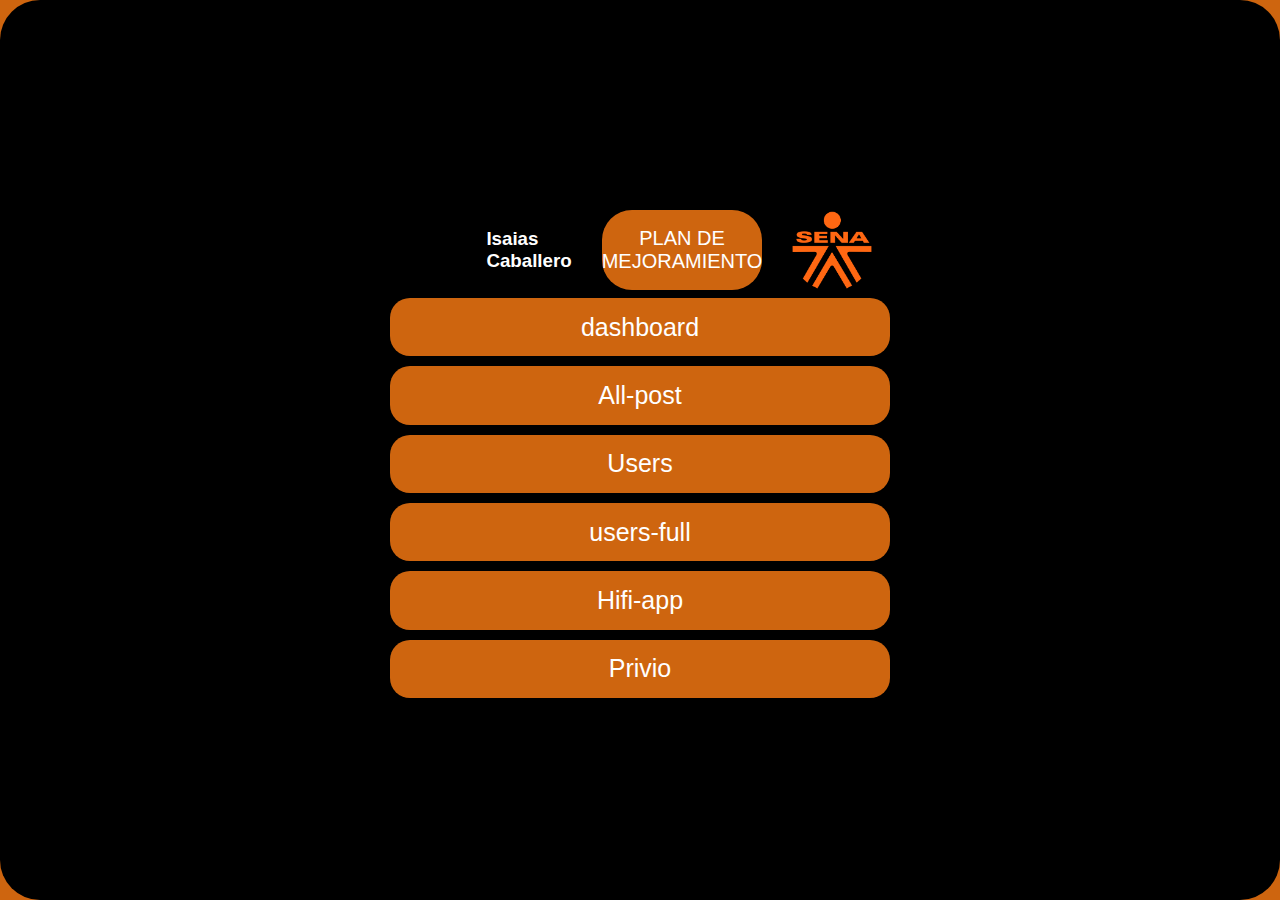
<file: index.html>
<!DOCTYPE html>
<html lang="en">
<head>
    <link rel="stylesheet" href="css/style.css">
    <meta charset="UTF-8">
    <meta http-equiv="X-UA-Compatible" content="IE=edge">
    <meta name="viewport" content="width=device-width, initial-scale=1.0">
    <title>Index</title>
</head>
<body>
    <main class="contenedor">
        <section class="contenedor-inf">
            <header class="header-logo">
                <article>
                    
                    <h3>Isaias Caballero</h3><article><p>PLAN DE MEJORAMIENTO</p></article>
                    <img src="image/Sena_Colombia_logo.svg.png" alt="">
                </article>
            </header>
            <section>
                <article>
                    <a href="dashboard.html">dashboard</a>
                </article>
                <article>
                    <a href="all-posts.html">All-post</a>
                </article>
                <article>
                    <a href="users.html">Users</a>
                </article>
                <article>
                    <a href="users-full.html">users-full</a>
                </article>
                <article>
                    <a href="hifi-app/index.html">Hifi-app</a>
                </article>
                <article>
                    <a href="privio/index.html">Privio</a>
                </article>
            </section>
        </section>
    </main>
</body>
</html>
</file>
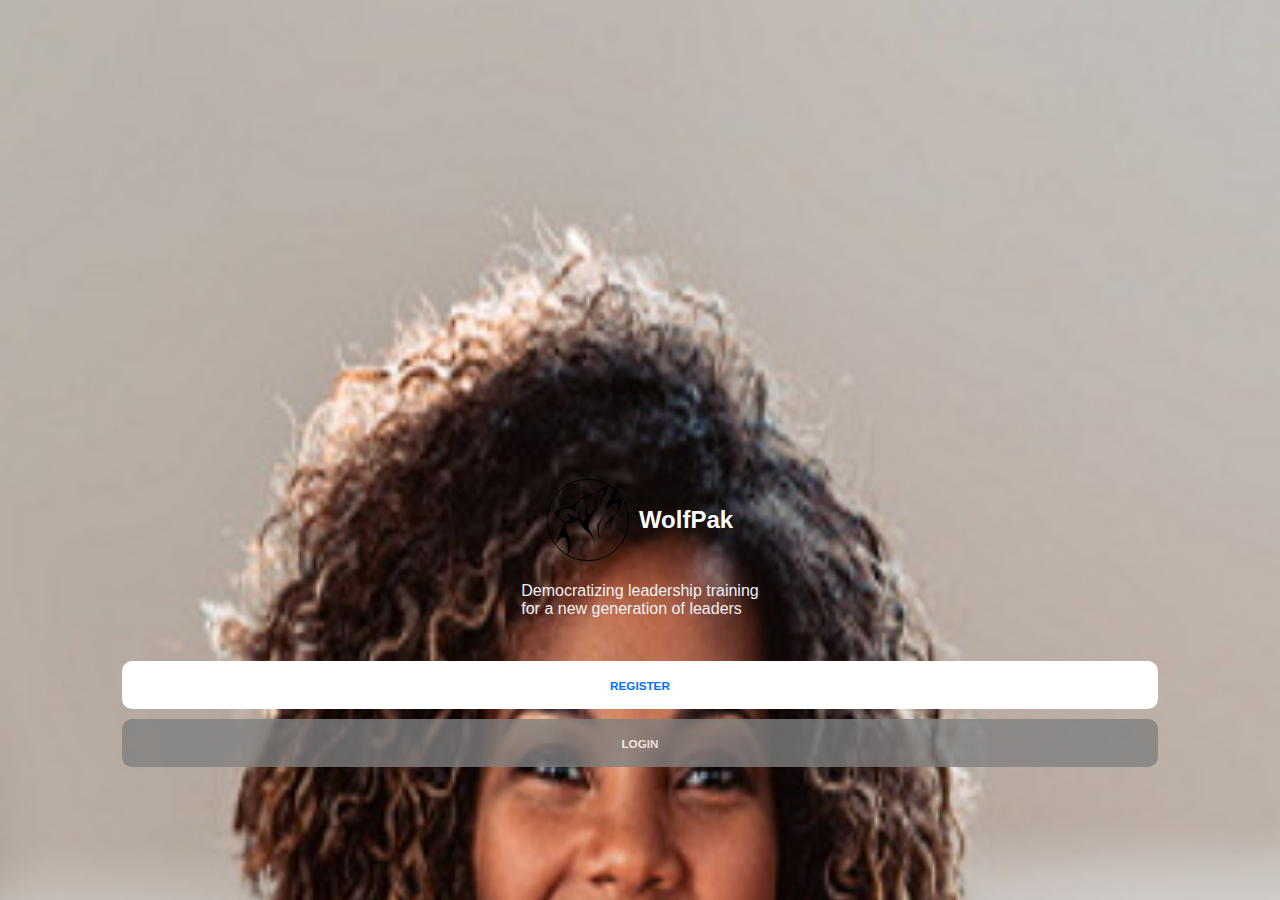
<file: hifi-app/index.html>
<!DOCTYPE html>
<html lang="en">
<head>
    <meta charset="UTF-8">
    <link rel="stylesheet" href="../css/hifi-app.css">
    <meta http-equiv="X-UA-Compatible" content="IE=edge">
    <meta name="viewport" content="width=device-width, initial-scale=1.0">
    <title>Index</title>
</head>
<body>
    <main class="contenedor">
        <header class="header-index">

        </header>
        <section class="contenido-index">
            <article class="div-logo-index">
                <article class="logotipo-index">
                </article>
                <h2>
                    WolfPak
                </h2>
            </article>
            <div class="text-index">
                <p>
                    Democratizing leadership training <br> for a new generation of leaders
                </p>
            </div>
            <section  class="contenido-index-2">
                <article class="botones-index">
                    <a href="login.html" class="register-index"> <h3>REGISTER </h3> </a>
                    <a href="profile.html" class="login-index"> <h3>LOGIN </h3> </a>
                </article>
            </section>
        </section>
        <footer class="pie-index">

        </footer>
    </main>
</body>
</html>
</file>
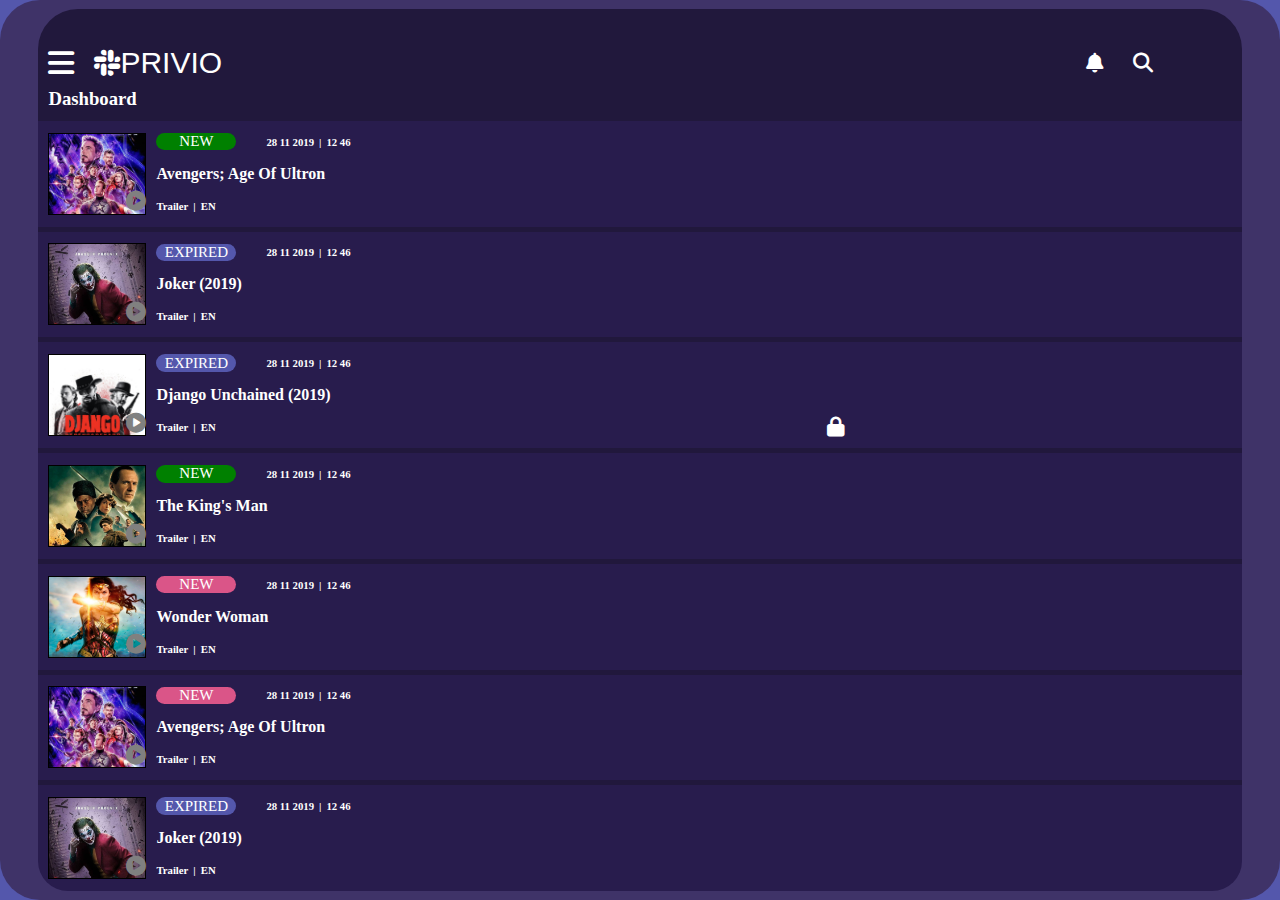
<file: privio/index.html>
<!DOCTYPE html>
<html lang="en">
<head>
    <meta charset="UTF-8">
    <link rel="stylesheet" href="../css/privio.css">
    <link rel="stylesheet" href="../icons/all.min.css">
    <meta http-equiv="X-UA-Compatible" content="IE=edge">
    <meta name="viewport" content="width=device-width, initial-scale=1.0">
    <title>Privio</title>
</head>
<body class="index">
    <main class="contenedor1-index">
        <section class="contenedor2-index">
        <header class="encabezado-index">
            <div class="categories-index">

            <div class="text-index">
                <article>
                    <i class="fa-solid fa-bars"></i>
                </article>
                <article class="logotipo">
                    <i class="fa-brands fa-slack"></i>
                </article>
                <p>
                    PRIVIO
                </p>
            </div>
            <div class="search-index">
                <article>
                    <i class="fa-solid fa-bell"></i>
                </article>
                <article>
                    <a href="search.html"><i href="" class="fa-solid fa-magnifying-glass"></i></a>
                    
                </article>
            </div>
          
        </div>
        <h3>Dashboard</h3>
        </header>
        <section class="sect-articulos">
            <!-- pelicula 1 -->
            <article class="contenedor-articles-peliculas">
                <article class="peliculas-index">
                    <article class="logo-peliculas-index">

                        <i class="fa-solid fa-circle-play"></i>
                    </article>
                    <article class="info-peliculas-index">
                        <header>
                            <article class="boton-color"> <p>NEW</p></article>  

                            <div class="fecha-pelicula-index">
                            <h6>28 11 2019 </h6>  <h6>|</h6> <h6> 12 46</h6>
                        </div>

                        </header>
                        <section>
                            <h4>Avengers; Age Of Ultron</h4>
                        </section>
                        <footer>
                            <h6>Trailer </h6>  <h6>|</h6> <h6> EN</h6>
                        </footer>

                    </article>
                </article>
            </article>

            <!-- pelicula 2 -->

            <article class="contenedor-articles-peliculas">
                <article class="peliculas-index">
                    <article class="logo-peliculas-index2">

                        <i class="fa-solid fa-circle-play"></i>
                    </article>
                    <article class="info-peliculas-index">
                        <header>
                            <article class="boton-color3"> <p>EXPIRED</p></article>  

                            <div class="fecha-pelicula-index">
                            <h6>28 11 2019 </h6>  <h6>|</h6> <h6> 12 46</h6>
                        </div>

                        </header>
                        <section>
                            <h4>Joker (2019)</h4>
                        </section>
                        <footer>
                            <h6>Trailer </h6>  <h6>|</h6> <h6> EN</h6>
                        </footer>

                    </article>
                </article>
            </article>
                <!-- pelicula 3 -->

                <article class="contenedor-articles-peliculas">
                    <article class="peliculas-index">
                        <article class="logo-peliculas-index3">
    
                            <i class="fa-solid fa-circle-play"></i>
                        </article>
                        <article class="info-peliculas-index">
                            <header>
                                <article class="boton-color3"> <p>EXPIRED</p></article>  
    
                                <div class="fecha-pelicula-index">
                                <h6>28 11 2019 </h6>  <h6>|</h6> <h6> 12 46</h6>
                            </div>
    
                            </header>
                            <section>
                                <h4>Django Unchained (2019)</h4>
                            </section>
                            <footer>
                                <h6>Trailer </h6>  <h6>|</h6> <h6>EN</h6> <i class="fa-solid fa-lock"></i>
                            </footer>
    
                        </article>
                    </article>
                </article>

            <!-- pelicula 4 -->
            <article class="contenedor-articles-peliculas">
                <article class="peliculas-index">
                    <article class="logo-peliculas-index4">
                        <i class="fa-solid fa-circle-play"></i>
                        
                    </article>
                    <article class="info-peliculas-index">
                        <header>
                            <article class="boton-color"> <p>NEW</p></article>  

                            <div class="fecha-pelicula-index">
                            <h6>28 11 2019 </h6>  <h6>|</h6> <h6> 12 46</h6>
                        </div>

                        </header>
                        <section>
                            <h4>The King's Man</h4>
                        </section>
                        <footer>
                            <h6>Trailer </h6>  <h6>|</h6> <h6> EN</h6>
                        </footer>

                    </article>
                </article>
            </article>
            <!-- pelicula 5 -->

            <article class="contenedor-articles-peliculas">
                <article class="peliculas-index">
                    <article class="logo-peliculas-index5">

                        <i class="fa-solid fa-circle-play"></i>
                    </article>
                    <article class="info-peliculas-index">
                        <header>
                            <article class="boton-color2"> <p>NEW</p></article>  

                            <div class="fecha-pelicula-index">
                            <h6>28 11 2019 </h6>  <h6>|</h6> <h6> 12 46</h6>
                        </div>

                        </header>
                        <section>
                            <h4>Wonder Woman</h4>
                        </section>
                        <footer>
                            <h6>Trailer </h6>  <h6>|</h6> <h6> EN</h6>
                        </footer>

                    </article>
                </article>
            </article>


            <!-- Repeat de pelicula 1 -->

            <article class="contenedor-articles-peliculas">
                <article class="peliculas-index">
                    <article class="logo-peliculas-index">

                        <i class="fa-solid fa-circle-play"></i>
                    </article>
                    <article class="info-peliculas-index">
                        <header>
                            <article class="boton-color2"> <p>NEW</p></article>  

                            <div class="fecha-pelicula-index">
                            <h6>28 11 2019 </h6>  <h6>|</h6> <h6> 12 46</h6>
                        </div>

                        </header>
                        <section>
                            <h4>Avengers; Age Of Ultron</h4>
                        </section>
                        <footer>
                            <h6>Trailer </h6>  <h6>|</h6> <h6> EN</h6>
                        </footer>

                    </article>
                </article>
            </article>

            <!-- repeat de pelicula 2 -->

            <article class="contenedor-articles-peliculas">
                <article class="peliculas-index">
                    <article class="logo-peliculas-index2">
                        <i class="fa-solid fa-circle-play"></i>
                        
                    </article>
                    <article class="info-peliculas-index">
                        <header>
                            <article class="boton-color3"> <p>EXPIRED</p></article>  

                            <div class="fecha-pelicula-index">
                            <h6>28 11 2019 </h6>  <h6>|</h6> <h6> 12 46</h6>
                        </div>

                        </header>
                        <section>
                            <h4>Joker (2019)</h4>
                        </section>
                        <footer>
                            <h6>Trailer </h6>  <h6>|</h6> <h6> EN</h6>
                        </footer>

                    </article>
                </article>
            </article>
            
        </section>
    </section>
    </main>
    
</body>
</html>
</file>
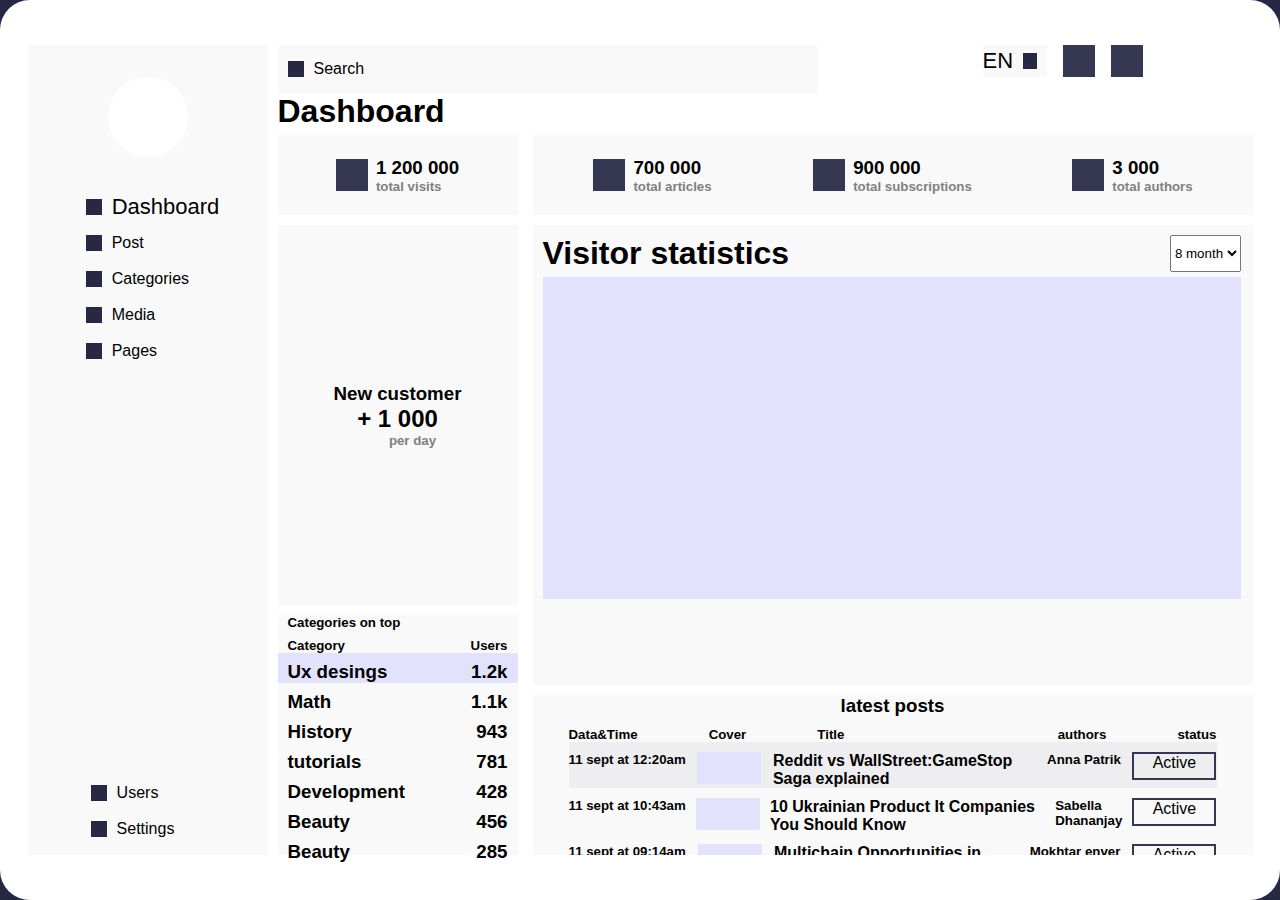
<file: dashboard.html>
<!DOCTYPE html>
<html lang="en">
  <head>
    <link rel="stylesheet" href="css/dashboard.css" />
    <meta charset="UTF-8" />
    <meta http-equiv="X-UA-Compatible" content="IE=edge" />
    <meta name="viewport" content="width=device-width, initial-scale=1.0" />
    <title>Dashboard</title>
  </head>
  <body>
    <main class="contenedor">
        <section class="contenedor-2">
            <aside class="sidebar">
                <header class="logo">
                    <article class="logotipo"></article>
                </header>
                <section class="main-sidebar">
                    <article>
                    <div class="nav">
                  <article class="cuadro"></article>
                  <a href="dashboard.html">Dashboard</a>
                </div>
                <div class="nav1">
                    <article class="cuadro"></article>
                    <a href="all-posts.html">Post</a>
                  </div>
                   <div class="nav1">
                    <article class="cuadro"></article>
                    <a href="privio/search.html">Categories</a>
                  </div>
             
                  <div class="nav1">
                    <article class="cuadro"></article>
                    <a href="privio/index.html">Media</a>
                  </div>
                  <div class="nav1">
                    <article class="cuadro"></article>
                    <a href="index.html">Pages</a>
                  </div>
             
                </section>
                 <article class="pie-sidebar">
                  <article>
                  <div class="div-cuadro">
                    <article class="cuadro-users"></article>
                    <a href="users-full.html">Users</a>
                  </div>
                  <div class="div-cuadro">
                    <article class="cuadro-users"></article>
                    <p>Settings</p>
                  </div>
                 </article>
            </aside>
            <section class="cont-main">
                <header class="header-cont">
                    <div class="div-search">
                        <article class="art-search">
                            <article class="cuadro"></article> <p>Search</p>
                        </article>
                        <div class="div-idioma">
                            <article class="art-idioma">
                               <p>EN</p> <article class="cuadro"></article>
                            </article>

                            <article class="cuadro-2"></article>
                            <article class="cuadro-2"></article>
                        </div>
                    </div>
                    <h1>Dashboard</h1>
                    
                </header>
                <main class="main-visitas">
                    <aside class="aside-visitas">
                        
                        <header class="header-visitas">
                            <article class="cuadro-visits"></article> <div class="text-cuadro-visit">
                                <h3>
                                    1 200 000
                               </h3>
                               <h5>
                                total visits
                               </h5>
                        </div>
                        </header>
                        <article class="art-visitas">
                           
                                <h3>New customer</h3>
                                <h2>+ 1 000</h2>
                                <h5>per day</h5>
                            
                        </article>
                        <section class="sect-visitas">
                          <h5>Categories on top</h5>

                          <div class="categories"><h5>Category</h5> <h5>Users</h5></div>
                          <div class="categories-2"><h3>Ux desings</h3> <h3>1.2k</h3></div>
                          <div class="categories"><h3>Math</h3> <h3>1.1k</h3></div>
                          
                          <div class="categories"><h3>History</h3> <h3>943</h3></div>
                      
                          <div class="categories"><h3>tutorials</h3> <h3>781</h3></div>
                          
                          <div class="categories"><h3>Development</h3> <h3>428</h3></div>
                       
                          <div class="categories"><h3>Beauty</h3> <h3>456</h3></div>
                          
                          <div class="categories"><h3>Beauty</h3> <h3>285</h3></div>

                        </section>









                    </aside>
                    <section class="content-numbers">
                        <div class="cont-frame">
                        <article class="frame">
                          <article class="cuadro-visits"></article> <div class="text-cuadro-visit">
                            <h3>
                                700 000
                           </h3>
                           <h5>
                            total articles
                           </h5>
                    </div>
                        </article>
                        <article class="frame">
                          <article class="cuadro-visits"></article> <div class="text-cuadro-visit">
                            <h3>
                                900 000
                           </h3>
                           <h5>
                            total subscriptions
                           </h5>
                    </div>
                        </article>
                        <article class="frame">
                          <article class="cuadro-visits"></article> <div class="text-cuadro-visit">
                            <h3>
                                3 000
                           </h3>
                           <h5>
                            total authors
                           </h5>
                    </div>
                        </article>
                    </div>
                    <section class="visitor">
                    <div class="cont-select"><h1>Visitor statistics</h1>
                    
                    
                        <select name="select">
                            <option value="value1">8 month</option>
                            
                          </select>
                        </div>
                        <article class="visitor-art"></article>
                    </section>
                        <section class="cont-articles-scroll">
                          <h3>latest posts</h3>

                          <div class="div-movies"><h5>Data&Time</h5><h5>Cover</h5><h5>Title</h5><div></div><div></div><h5>authors</h5><h5>status</h5></div>
                          

                          
                          <div class="div-movies-principal"><h5>11 sept at 12:20am</h5> <article class="cuadro-scroll"></article> <h4>Reddit vs WallStreet:GameStop <br>
                            Saga explained
                          </h4> <div></div> <div> <div></div></div><h5>Anna Patrik</h5> <article class="active">Active</article></div>
                          <div class="div-movies"><h5>11 sept at 10:43am</h5> <article class="cuadro-scroll"></article> <h4>10 Ukrainian Product It Companies <br>
                            You Should Know
                          </h4>
                          
                          <div></div>
                          
                          <h5>Sabella <br> Dhananjay</h5> <article class="active">Active</article></div>

                          
                          <div class="div-movies"><h5>11 sept at 09:14am</h5> <article class="cuadro-scroll"></article> <h4>Multichain Opportunities in <br>
                            Blockchain Development
                          </h4><div></div> <div></div> <div> <div></div></div><h5>Mokhtar enver</h5> <article class="active">Active</article></div>

                         
                          <div class="div-movies"><h5>11 sept at 12:20am</h5> <article class="cuadro-scroll"></article> <h4>Reddit vs WallStreet:GameStop <br>
                            Saga explained
                          </h4> <div></div> <div> <div></div></div><h4>Anna Patrik</h4> <article class="active">Active</article></div>

                          
                          <div class="div-movies"><h5>11 sept at 12:20am</h5> <article class="cuadro-scroll"></article> <h4>Reddit vs WallStreet:GameStop <br>
                            Saga explained
                          </h4> <div></div> <div> <div></div></div><h4>Anna Patrik</h4> <article class="active">Active</article></div>

                         
                          <div class="div-movies"><h5>11 sept at 12:20am</h5> <article class="cuadro-scroll"></article> <h4>Reddit vs WallStreet:GameStop <br>
                            Saga explained
                          </h4> <div></div> <div> <div></div></div><h4>Anna Patrik</h4> <article class="active">Active</article></div>


                        </section>
                    </section>
                </main>
            </section>
        </section>
    </main>
  </body>
</html>
</file>
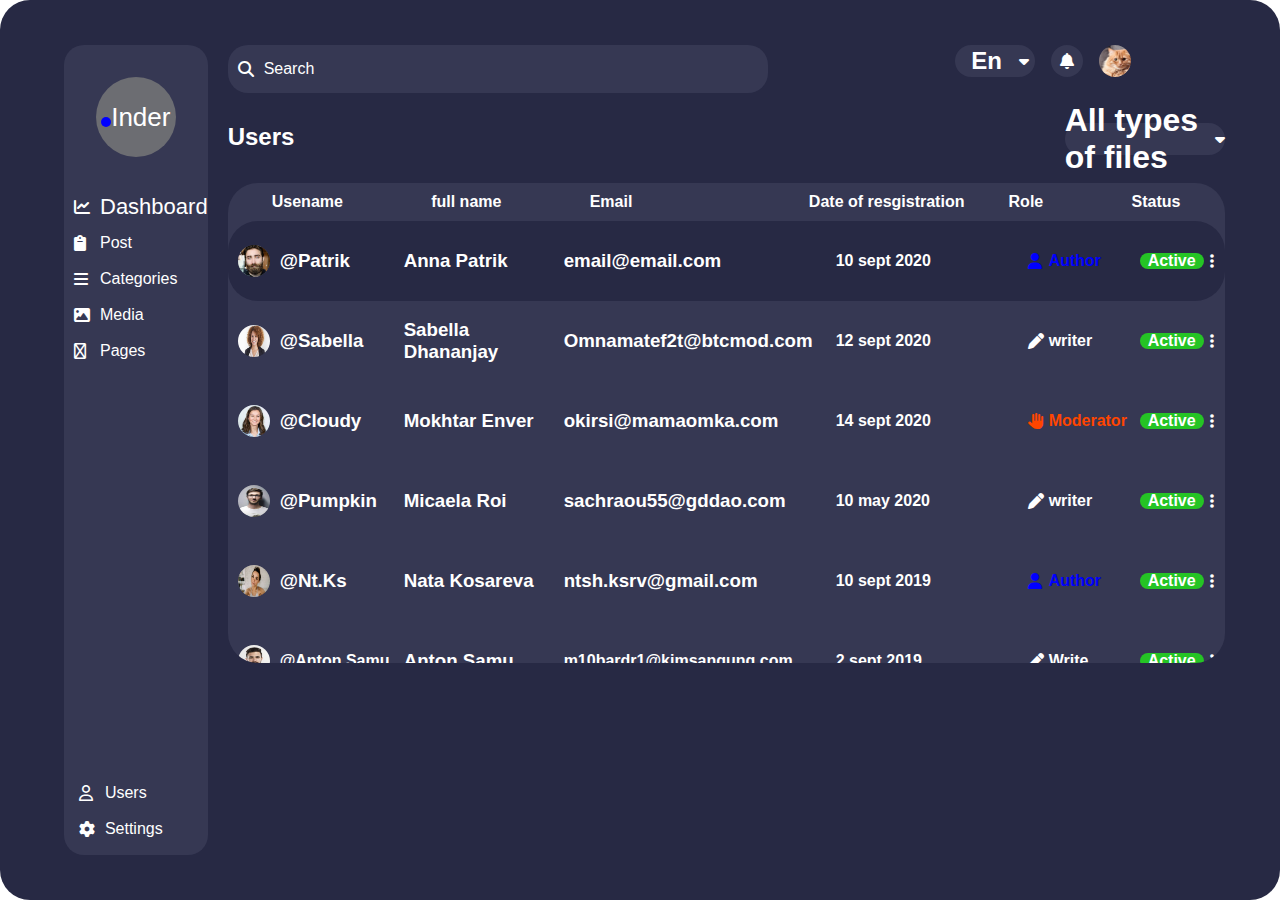
<file: users-full.html>
<!DOCTYPE html>
<html lang="en">
<head>
    <meta charset="UTF-8">
    <link rel="stylesheet" href="css/users-full.css">
    <link rel="stylesheet" href="icons/all.min.css">
    <meta http-equiv="X-UA-Compatible" content="IE=edge">
    <meta name="viewport" content="width=device-width, initial-scale=1.0">
    <title>Users-full</title>
</head>
<body>
    <main class="contenedor">
        <section class="contenedor-2">
            <aside class="sidebar">

                <header class="logo">
                    <article class="logotipo">
                        <div class="punto"></div>
                        <a href="index.html">Inder</a>
                    </article>
                </header>
                <section class="main-sidebar">
                    <article>
                    <div class="nav">
                  <article class="cuadro"><i class="fa-sharp fa-solid fa-chart-line"></i></article>
                  <a href="dashboard.html">Dashboard</a>
                </div>
                <div class="nav1">
                    <article class="cuadro"><i class="fa-sharp fa-solid fa-clipboard"></i></article>
                    <a href="all-posts.html">Post</a>
                  </div>
                   <div class="nav1">
                    <article class="cuadro"><i class="fa-sharp fa-solid fa-bars"></i></article>
                    <a href="privio/search.html">Categories</a>
                  </div>
             
                  <div class="nav1"> 
                    <article class="cuadro"><i class="fa-solid fa-image"></i></article>
                    <a href="privio/index.html">Media</a>
                  </div>
                  <div class="nav1">
                    <article class="cuadro"><i class="fa-regular fa-money-check"></i></article>
                    <a href="index.html">Pages</a>
                  </div>
             
                </section>
                 <article class="pie-sidebar">
                  <article>
                  <div class="div-cuadro">
                    <article class="cuadro-users"><i class="fa-regular fa-user"></i></article>
                    <a href="users.html">Users</a>
                  </div>
                  <div class="div-cuadro">
                    <article class="cuadro-users"><i class="fa-solid fa-gear"></i></article>
                    <p>Settings</p>
                  </div>
                 </article>

            </aside>
            <section class="container">
                <header class="header-container">
                    <div class="div-search">
                        <article class="art-search">
                            <article class="cuadro"><i class="fa-solid fa-magnifying-glass"></i></article> <p>Search</p>
                        </article>
                        <div class="div-idioma">
                            <article class="art-idioma">
                               <div class="div-idioma-2"><h2>En</h2></div> <article class="flecha-idioma"><i class="fa-solid fa-caret-down"></i></article>
                            </article>

                            <article class="cuadro-2"><i class="fa-solid fa-bell"></i></article>
                            <article class="cuadro-3">
                              <img src="image/Imagen de WhatsApp 2022-10-11 a las 16.53.23.jpg" alt="">
                            </article>
                        </div>

                      
                    </div>


                    <div class="Users">
                        <h2>Users</h2> <article class="types-files"> <h1>All types of files</h1> <article class="cuadro-pequeño"><i class="fa-solid fa-caret-down"></i></article ></article>
                    </div>
                </header>
                <section class="container-users">
                    <section class="conatiner-users-2">
                    <div class="user"><h4>Usename</h4><div></div><h4>full name</h4><div></div><h4>Email</h4> <div></div><div></div><div></div><h4>Date of resgistration</h4> <h4>Role</h4><div></div><h4>Status</h4></div>
                    <article class="art-user-2">
                        <div class="perfil">
                            <article class="circulo-perfil-2">  
                                <img src="image/patrik.jpg" alt="" srcset="">  
                            </article>
                            <h3>
                                @Patrik
                            </h3>
                        </div>
                        <div class="full-name">
                            <h3>Anna Patrik</h3>
                        </div>
                        <div class="email">
                            <h3>email@email.com</h3>
                        </div>
                        <div class="fecha">
                            <h4>10 sept 2020</h4>
                        </div>
                        <div class="roles-author">
                            <article class="aux-2">
                                <i class="fa-solid fa-user"></i>
                            </article>
                            <h4>Author</h4>
                        </div>
                        <div class="boton-active">
                            <article class="cuadro-active">
                                <h4>Active</h4>
                            </article>
                            <article class="aux">
                                <i class="fa-solid fa-ellipsis-vertical"></i>
                            </article>
                        </div>
                        
                    </article>
                    


                    <article class="art-user">
                        <div class="perfil">
                            <article class="circulo-perfil"> 
                                <img src="image/sabella.jpg" alt="" srcset="">   
                            </article>
                            <h3>
                                @Sabella
                            </h3>
                        </div>
                        <div class="full-name">
                            <h3>Sabella <br>
                            Dhananjay</h3>
                        </div>
                        <div class="email">
                            <h3>Omnamatef2t@btcmod.com</h3>
                        </div>
                        <div class="fecha">
                            <h4>12 sept 2020</h4>
                        </div>
                        <div class="roles">
                            <article class="aux">
                                <i class="fa-solid fa-pen"></i>
                            </article>
                            <h4>writer</h4>
                        </div>
                        <div class="boton-active">
                            <article class="cuadro-active">
                                <h4>Active</h4>
                            </article>
                            <article class="aux">
                                <i class="fa-solid fa-ellipsis-vertical"></i>
                            </article>
                        </div>
                    </article>



                    <article class="art-user">
                        <div class="perfil">
                            <article class="circulo-perfil">    <img src="image/cloudy.jpg" alt="" srcset="">
                            </article>
                            <h3>
                                @Cloudy
                            </h3>
                        </div>
                        <div class="full-name">
                            <h3>Mokhtar Enver</h3>
                        </div>
                        <div class="email">
                            <h3>okirsi@mamaomka.com</h3>
                        </div>
                        <div class="fecha">
                            <h4>14 sept 2020</h4>
                        </div>
                        <div class="roles-moderator">
                            <article class="aux-3">
                                <i class="fa-solid fa-hand"></i>
                            </article>
                            <h4>Moderator</h4>
                        </div>
                        <div class="boton-active">
                            <article class="cuadro-active">
                                <h4>Active</h4>
                            </article>
                            <article class="aux">
                                <i class="fa-solid fa-ellipsis-vertical"></i>
                            </article>
                        </div>
                    </article>



                    <article class="art-user">
                        <div class="perfil">
                            <article class="circulo-perfil">   <img src="image/pumpkin.jpg" alt="" srcset=""> 
                            </article>
                            <h3>
                                @Pumpkin
                            </h3>
                        </div>
                        <div class="full-name">
                            <h3>Micaela Roi</h3>
                        </div>
                        <div class="email">
                            <h3>sachraou55@gddao.com</h3>
                        </div>
                        <div class="fecha">
                            <h4>10 may 2020</h4>
                        </div>
                        <div class="roles">
                            <article class="aux">
                                <i class="fa-solid fa-pen"></i>
                            </article>
                            <h4>writer</h4>
                        </div>
                        <div class="boton-active">
                            <article class="cuadro-active">
                                <h4>Active</h4>
                            </article>
                            <article class="aux">
                                <i class="fa-solid fa-ellipsis-vertical"></i>
                            </article>
                        </div>
                    </article>



                    <article class="art-user">
                        <div class="perfil">
                            <article class="circulo-perfil">    <img src="image/nata.jpg" alt="" srcset="">
                            </article>
                            <h3>
                                @Nt.Ks
                            </h3>
                        </div>
                        <div class="full-name">
                            <h3>Nata Kosareva</h3>
                        </div>
                        <div class="email">
                            <h3>ntsh.ksrv@gmail.com</h3>
                        </div>
                        <div class="fecha">
                            <h4>10 sept 2019</h4>
                        </div>
                        <div class="roles-author">
                            <article class="aux-2">
                                <i class="fa-solid fa-user"></i>
                            </article>
                            <h4>Author</h4>
                        </div>
                        <div class="boton-active">
                            <article class="cuadro-active">
                                <h4>Active</h4>
                            </article>
                            <article class="aux">
                                <i class="fa-solid fa-ellipsis-vertical"></i>
                            </article>
                        </div>
                    </article>



                    <article class="art-user">
                        <div class="perfil">
                            <article class="circulo-perfil">    <img src="image/anton.jpg" alt="">
                            </article>
                            <h4>
                                @Anton.Samu
                            </h4>
                        </div>
                        <div class="full-name">
                            <h3>Anton  Samu</h3>
                        </div>
                        <div class="email">
                            <h4>m10bardr1@kimsangung.com</h4>
                        </div>
                        <div class="fecha">
                            <h4>2 sept 2019</h4>
                        </div>
                        <div class="roles">
                            <article class="aux">
                                <i class="fa-solid fa-pen"></i>
                            </article>
                            <h4>Write</h4>
                        </div>
                        <div class="boton-active">
                            <article class="cuadro-active">
                                <h4>Active</h4>
                            </article>
                            <article class="aux">
                                <i class="fa-solid fa-ellipsis-vertical"></i>
                            </article>
                        </div>
                    </article>



                    <article class="art-user">
                        <div class="perfil">
                            <article class="circulo-perfil">    <img src="image/yelsy.jpg" alt="" srcset="">
                            </article>
                            <h3>
                                @Lizzza
                            </h3>
                        </div>
                        <div class="full-name">
                            <h3>Yelysaveta Ewelina</h3>
                        </div>
                        <div class="email">
                            <h3>pmicho.la.98c@ojo-s.com</h3>
                        </div>
                        <div class="fecha">
                            <h4>17 may 2019</h4>
                        </div>
                        <div class="roles">
                            <article class="aux">
                                <i class="fa-solid fa-pen"></i>
                            </article>
                            <h4>Write</h4>
                        </div>
                        <div class="boton-active">
                            <article class="cuadro-active">
                                <h4>Active</h4>
                            </article>
                            <article class="aux">
                                <i class="fa-solid fa-ellipsis-vertical"></i>
                            </article>
                        </div>
                    </article>



                    <article class="art-user">
                        <div class="perfil">
                            <article class="circulo-perfil">    <img src="image/anna.jpg" alt="">
                            </article>
                            <h3>
                                @12345
                            </h3>
                        </div>
                        <div class="full-name">
                            <h3>Anna Patrik</h3>
                        </div>
                        <div class="email">
                            <h3>efriendz.dear.@freeallaapp.com</h3>
                        </div>
                        <div class="fecha">
                            <h4>10 sept 2018</h4>
                        </div>
                        <div class="roles-author">
                            <article class="aux-2">
                                <i class="fa-solid fa-user"></i>
                            </article>
                            <h4>Author</h4>
                        </div>
                        <div class="boton-active">
                            <article class="cuadro-active">
                                <h4>Active</h4>
                            </article>
                            <article class="aux">
                                <i class="fa-solid fa-ellipsis-vertical"></i>
                            </article>
                        </div>
                    </article>



                    <article class="art-user">
                        <div class="perfil">
                            <article class="circulo-perfil">    <img src="image/darek.jpg" alt="">
                            </article>
                            <h3>
                                @Icha
                            </h3>
                        </div>
                        <div class="full-name">
                            <h3>Darek Wilda</h3>
                        </div>
                        <div class="email">
                            <h3>icha@hoangtaote.com</h3>
                        </div>
                        <div class="fecha">
                            <h4>6 jan 2018</h4>
                        </div>
                        <div class="roles-author">
                            <article class="aux-2">
                                <i class="fa-solid fa-user"></i>
                            </article>
                            <h4>Author</h4>
                        </div>
                        <div class="boton-active">
                            <article class="cuadro-active">
                                <h4>Active</h4>
                            </article>
                            <article class="aux">
                                <i class="fa-solid fa-ellipsis-vertical"></i>
                            </article>
                        </div>
                    </article>


                    
                    

                    
                </section>
                </section>


            </section>
        </section>
    </main>
</body>
</html>
</file>
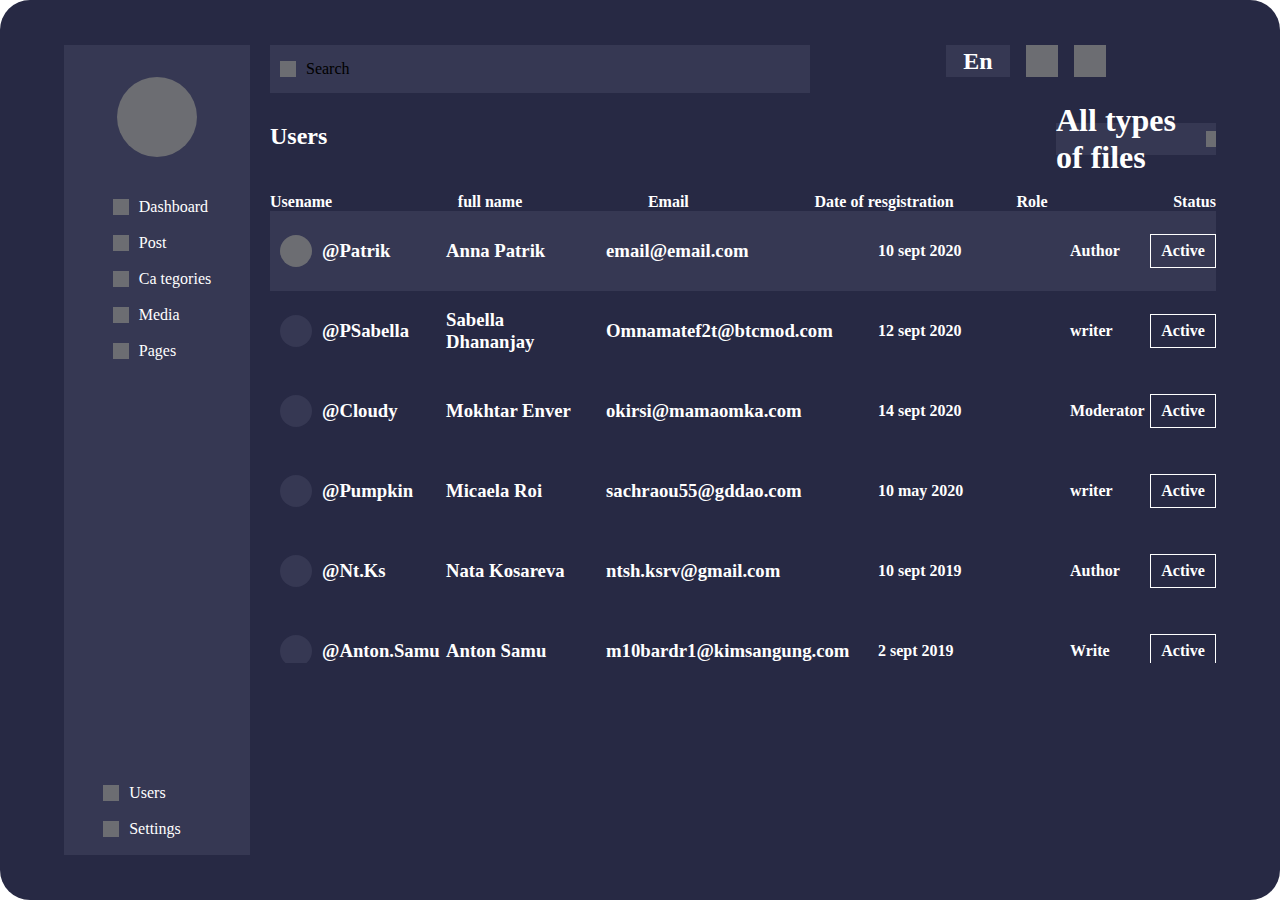
<file: users.html>
<!DOCTYPE html>
<html lang="en">
<head>
    <meta charset="UTF-8">
    <link rel="stylesheet" href="css/users.css">
    <meta http-equiv="X-UA-Compatible" content="IE=edge">
    <meta name="viewport" content="width=device-width, initial-scale=1.0">
    <title>Users</title>
</head>
<body>
    <main class="contenedor">
        <section class="contenedor-2">
            <aside class="sidebar">

                <header class="logo">
                    <article class="logotipo"></article>
                </header>
                <section class="main-sidebar">
                    <article>
                    <div class="nav">
                  <article class="cuadro"></article>
                  <a href="dashboard.html">Dashboard</a>
                </div>
                <div class="nav">
                    <article class="cuadro"></article>
                    <a href="all-posts.html">Post</a>
                  </div>
                   <div class="nav">
                    <article class="cuadro"></article>
                    <a href="privio/search.html">Ca tegories</a>
                  </div>
             
                  <div class="nav">
                    <article class="cuadro"></article>
                    <a href="privio/index.html">Media</a>
                  </div>
                  <div class="nav">
                    <article class="cuadro"></article>
                    <a href="index.html">Pages</a>
                  </div>
             
                </section>
                 <article class="pie-sidebar">
                  <article>
                  <div class="div-cuadro">
                    <article class="cuadro-users"></article>
                    <a href="users-full.html">Users</a>
                  </div>
                  <div class="div-cuadro">
                    <article class="cuadro-users"></article>
                    <p>Settings</p>
                  </div>
                 </article>

            </aside>
            <section class="container">
                <header class="header-container">
                    <div class="div-search">
                        <article class="art-search">
                            <article class="cuadro"></article> <p>Search</p>
                        </article>
                        <div class="div-idioma">
                            <article class="art-idioma">
                               <div class="div-idioma-2"><h2>En</h2></div> <article></article>
                            </article>

                            <article class="cuadro-2"></article>
                            <article class="cuadro-2"></article>
                        </div>

                      
                    </div>


                    <div class="Users">
                        <h2>Users</h2> <article class="types-files"> <h1>All types of files</h1> <article class="cuadro-pequeño"></article ></article>
                    </div>
                </header>
                <section class="container-users">
                    <div class="user"><h4>Usename</h4><div></div><h4>full name</h4><div></div><h4>Email</h4> <div></div><h4>Date of resgistration</h4> <h4>Role</h4><div></div><h4>Status</h4></div>
                    <article class="art-user-2">
                        <div class="perfil">
                            <article class="circulo-perfil-2">    
                            </article>
                            <h3>
                                @Patrik
                            </h3>
                        </div>
                        <div class="full-name">
                            <h3>Anna Patrik</h3>
                        </div>
                        <div class="email">
                            <h3>email@email.com</h3>
                        </div>
                        <div class="fecha">
                            <h4>10 sept 2020</h4>
                        </div>
                        <div class="roles">
                            <h4>Author</h4>
                        </div>
                        <div class="boton-active">
                            <article class="cuadro-active">
                                <h4>Active</h4>
                            </article>
                        </div>
                    </article>
                    


                    <article class="art-user">
                        <div class="perfil">
                            <article class="circulo-perfil">    
                            </article>
                            <h3>
                                @PSabella
                            </h3>
                        </div>
                        <div class="full-name">
                            <h3>Sabella <br>
                            Dhananjay</h3>
                        </div>
                        <div class="email">
                            <h3>Omnamatef2t@btcmod.com</h3>
                        </div>
                        <div class="fecha">
                            <h4>12 sept 2020</h4>
                        </div>
                        <div class="roles">
                            <h4>writer</h4>
                        </div>
                        <div class="boton-active">
                            <article class="cuadro-active">
                                <h4>Active</h4>
                            </article>
                        </div>
                    </article>



                    <article class="art-user">
                        <div class="perfil">
                            <article class="circulo-perfil">    
                            </article>
                            <h3>
                                @Cloudy
                            </h3>
                        </div>
                        <div class="full-name">
                            <h3>Mokhtar Enver</h3>
                        </div>
                        <div class="email">
                            <h3>okirsi@mamaomka.com</h3>
                        </div>
                        <div class="fecha">
                            <h4>14 sept 2020</h4>
                        </div>
                        <div class="roles">
                            <h4>Moderator</h4>
                        </div>
                        <div class="boton-active">
                            <article class="cuadro-active">
                                <h4>Active</h4>
                            </article>
                        </div>
                    </article>



                    <article class="art-user">
                        <div class="perfil">
                            <article class="circulo-perfil">    
                            </article>
                            <h3>
                                @Pumpkin
                            </h3>
                        </div>
                        <div class="full-name">
                            <h3>Micaela Roi</h3>
                        </div>
                        <div class="email">
                            <h3>sachraou55@gddao.com</h3>
                        </div>
                        <div class="fecha">
                            <h4>10 may 2020</h4>
                        </div>
                        <div class="roles">
                            <h4>writer</h4>
                        </div>
                        <div class="boton-active">
                            <article class="cuadro-active">
                                <h4>Active</h4>
                            </article>
                        </div>
                    </article>



                    <article class="art-user">
                        <div class="perfil">
                            <article class="circulo-perfil">    
                            </article>
                            <h3>
                                @Nt.Ks
                            </h3>
                        </div>
                        <div class="full-name">
                            <h3>Nata Kosareva</h3>
                        </div>
                        <div class="email">
                            <h3>ntsh.ksrv@gmail.com</h3>
                        </div>
                        <div class="fecha">
                            <h4>10 sept 2019</h4>
                        </div>
                        <div class="roles">
                            <h4>Author</h4>
                        </div>
                        <div class="boton-active">
                            <article class="cuadro-active">
                                <h4>Active</h4>
                            </article>
                        </div>
                    </article>



                    <article class="art-user">
                        <div class="perfil">
                            <article class="circulo-perfil">    
                            </article>
                            <h3>
                                @Anton.Samu
                            </h3>
                        </div>
                        <div class="full-name">
                            <h3>Anton Samu</h3>
                        </div>
                        <div class="email">
                            <h3>m10bardr1@kimsangung.com</h3>
                        </div>
                        <div class="fecha">
                            <h4>2 sept 2019</h4>
                        </div>
                        <div class="roles">
                            <h4>Write</h4>
                        </div>
                        <div class="boton-active">
                            <article class="cuadro-active">
                                <h4>Active</h4>
                            </article>
                        </div>
                    </article>



                    <article class="art-user">
                        <div class="perfil">
                            <article class="circulo-perfil">    
                            </article>
                            <h3>
                                @Lizzza
                            </h3>
                        </div>
                        <div class="full-name">
                            <h3>Yelysaveta Ewelina</h3>
                        </div>
                        <div class="email">
                            <h3>pmicho.la.98c@ojo-s.com</h3>
                        </div>
                        <div class="fecha">
                            <h4>17 may 2019</h4>
                        </div>
                        <div class="roles">
                            <h4>Write</h4>
                        </div>
                        <div class="boton-active">
                            <article class="cuadro-active">
                                <h4>Active</h4>
                            </article>
                        </div>
                    </article>



                    <article class="art-user">
                        <div class="perfil">
                            <article class="circulo-perfil">    
                            </article>
                            <h3>
                                @12345
                            </h3>
                        </div>
                        <div class="full-name">
                            <h3>Anna Patrik</h3>
                        </div>
                        <div class="email">
                            <h3>efriendz.dear.@freeallaapp.com</h3>
                        </div>
                        <div class="fecha">
                            <h4>10 sept 2018</h4>
                        </div>
                        <div class="roles">
                            <h4>Author</h4>
                        </div>
                        <div class="boton-active">
                            <article class="cuadro-active">
                                <h4>Active</h4>
                            </article>
                        </div>
                    </article>



                    <article class="art-user">
                        <div class="perfil">
                            <article class="circulo-perfil">    
                            </article>
                            <h3>
                                @Icha
                            </h3>
                        </div>
                        <div class="full-name">
                            <h3>Darek Wilda</h3>
                        </div>
                        <div class="email">
                            <h3>icha@hoangtaote.com</h3>
                        </div>
                        <div class="fecha">
                            <h4>6 jan 2018</h4>
                        </div>
                        <div class="roles">
                            <h4>Author</h4>
                        </div>
                        <div class="boton-active">
                            <article class="cuadro-active">
                                <h4>Active</h4>
                            </article>
                        </div>
                    </article>


                    
                    

                    

                </section>


            </section>
        </section>
    </main>
</body>
</html>
</file>
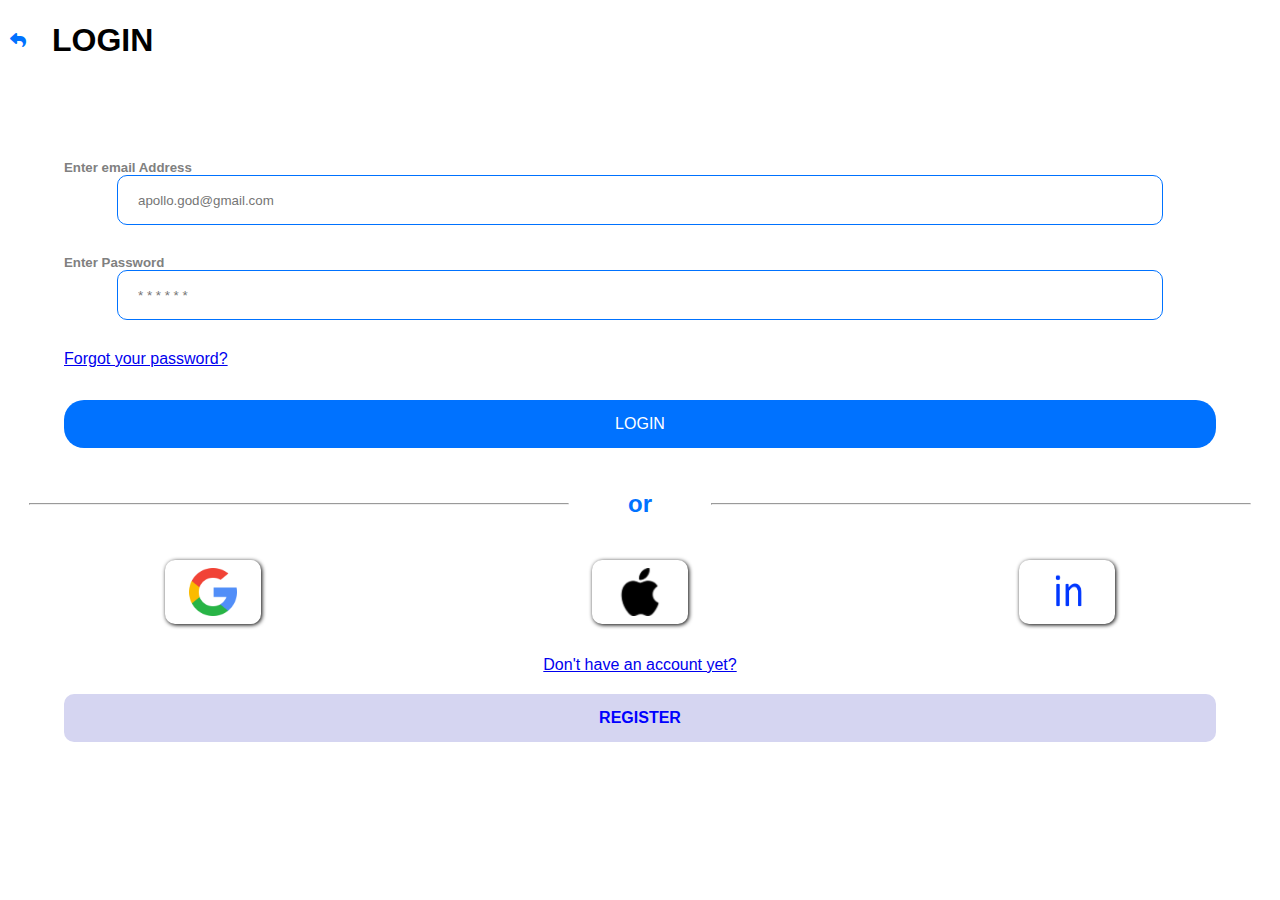
<file: hifi-app/login.html>
<!DOCTYPE html>
<html lang="en">
<head>
    <meta charset="UTF-8">
    <link rel="stylesheet" href="../css/hifi-app.css">
    <link rel="stylesheet" href="../icons/all.min.css">
    <meta http-equiv="X-UA-Compatible" content="IE=edge">
    <meta name="viewport" content="width=device-width, initial-scale=1.0">
    <title>Login</title>
</head>
<body>
    <main class="contenedor-login">
        <header class="header-login">

            <div class="div-return-login">
            <a class="return-login" href="index.html"><i class="fa-solid fa-reply"></i></a>
            <h1>LOGIN</h1>
            </div>
        </header>
        <section>
            <article class="data-login">

                <div class="div-email">
                    <h5>Enter email Address</h5>
                <input type="email" value="" placeholder="apollo.god@gmail.com" class="email">
            </div>

            <div class="div-password">
                <h5>Enter Password</h5>
            <input type="password" value="" placeholder="* * * * * *" class="email">
        </div>
        <div class="li-login">
            <li>
                <a href="#">Forgot your password?</a>
            </li>
        </div>
            </article>
            <div class="contenedor-login-boton">
            <div class="div-login">
            <a class="login" href="#">LOGIN</a>
        </div>
    </div>


    <div class="or">
 
        <hr>

        <h2>or</h2>
     
         <hr>
     
    </div>


    <div class="logotipos">

        <article class="div-art">
            <article class="logotipo">
                <img src="../image/img-hifi-app/google.png" alt="">
            </article>
        </article>

        <article class="div-art">
            <article class="logotipo">
                <img src="../image/img-hifi-app/apple.png" alt="">
            </article>
        </article>

        <article class="div-art">
            <article class="logotipo">
                <img src="../image/img-hifi-app/in.png" alt="">
            </article>
        </article>
    </div>

    <div class="link-account">
        <a href="#">Don't have an account yet?</a>
    </div>

    <div class="contenedor-login-boton">
        <div class="div-register">
        <a class="register" href="#"><h4>REGISTER</h4></a>
    </div>
</div>

        </section>

    </main>
</body>
</html>
</file>
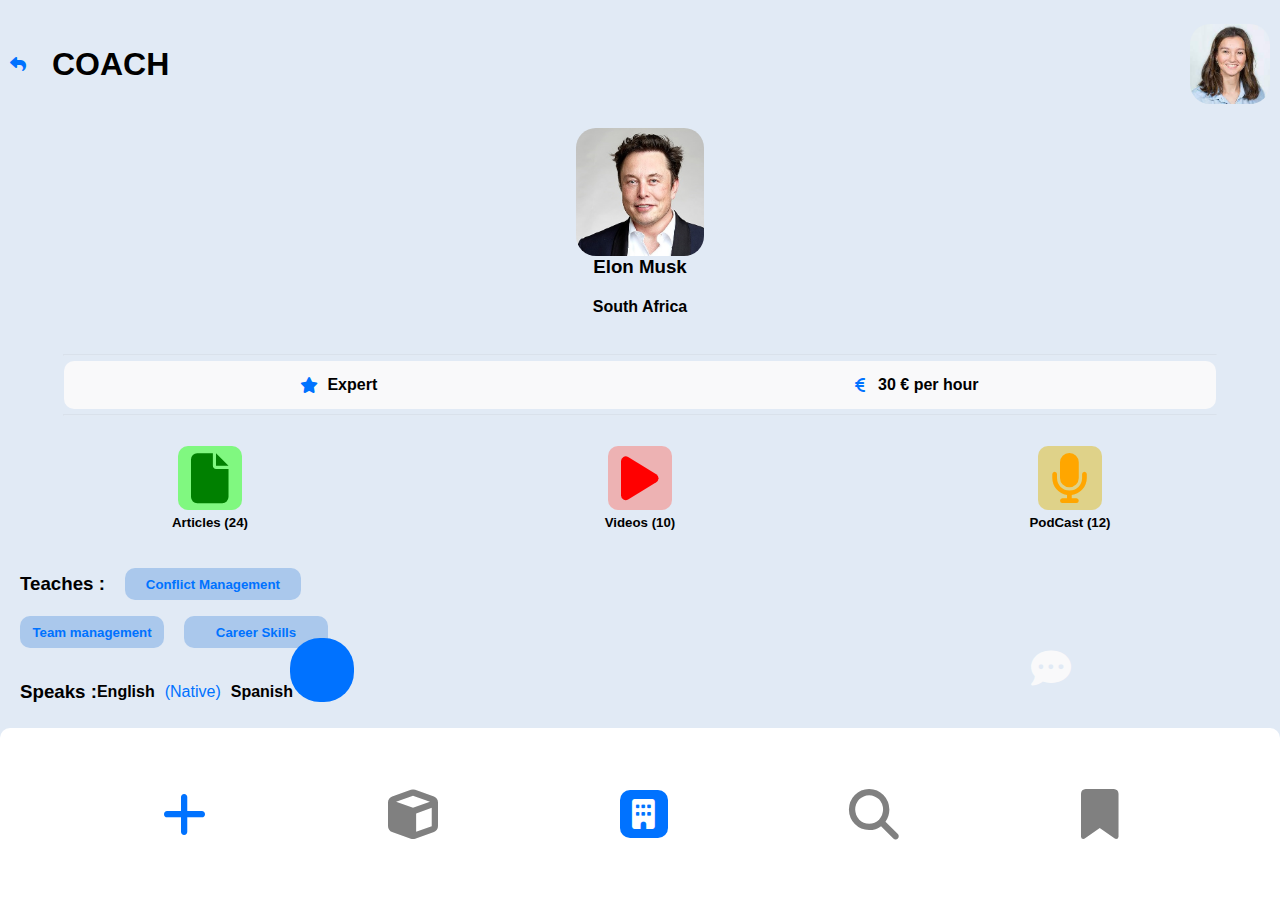
<file: hifi-app/profile.html>
<!DOCTYPE html>
<html lang="en">
<head>
    <meta charset="UTF-8">
    <link rel="stylesheet" href="../css/hifi-app.css">
    <link rel="stylesheet" href="../icons/all.min.css">
    <meta http-equiv="X-UA-Compatible" content="IE=edge">
    <meta name="viewport" content="width=device-width, initial-scale=1.0">
    <title>Profile</title>
</head>
<body class="body-profile">
    <main class="contenedor-profile">
        <header class="header-profile">
            
            <div class="div-return-profile">
                <a class="return-profile" href="index.html"><i class="fa-solid fa-reply"></i></a>
                <h1>COACH</h1>
                </div>

                <article class="art-perfil-profile">

                </article>

           
        
        </header>

        <section class="sect-1-profile">
            <header class="header-sect-profile">
                <article class="foto-perfil-profile">
                </article>
            </header>
            <main class="main-sect-profile">
                <h3>Elon Musk</h3>
                <h4>South Africa</h4>
                
            </main>
            <section class="sect-calif">
            <hr class="hr-black">
            
            <div class="calificaciones-profile">
                <div class="div-calificaciones">
                    <article class="aux">
                        <i class="fa-solid fa-star"></i>
                    </article>
                    <h4>Expert</h4>
                </div>
                
                <div class="div-calificaciones">
                    <article class="aux">
                        <i class="fa-solid fa-euro-sign"></i>
                    </article>
                    <h4>30 € per hour </h4>
                </div>
            </div>
            <hr class="hr-black">
           </section>
        </section>
        <section class="archives-profiles">
            <div class="div-document">
                <article class="document">
                    <i class="fa-solid fa-file"></i>
                </article>
                <h5>Articles (24)</h5>
            </div>
            <div class="div-video">
                <article class="video">
                    <i class="fa-solid fa-play"></i>
                </article>
                <h5>Videos (10)</h5>
            </div>
            <div class="div-microfono">
                <article class="microfono">
                    <i class="fa-solid fa-microphone"></i>
                </article>
                <h5>PodCast (12)</h5>
            </div>
        </section>
        <div class="teaches"> <h3>Teaches :</h3> <article> <h5>Conflict Management</h5></article></div>
        <div class="team">
             <article class="team-art1">
                <h5>Team management</h5>
        </article>
        <article class="team-art2">
            <h5>Career Skills</h5>
        </article>
        </div>
        <div class="Speaks">
            <h3>Speaks :</h3>
            <article>
                <h4>English</h4> <p class="p-resaltado">(Native)</p> <h4>Spanish</h4>
            </article>
           <article id="mesagee"></article>
            <i id="mesagie" class="fa-solid fa-comment-dots"></i>
        </div>
        <footer class="menu-iconcs">
        
            <i id="edificio-menu" class="fa-solid fa-plus"></i>
        
            <i class="fa-solid fa-cube"></i>
            <article>
            <i  class="fa-solid fa-building"></i>
        </article>
            <i class="fa-solid fa-magnifying-glass"></i>
            <i class="fa-solid fa-bookmark"></i>
        </footer>
    </main>
</body>
</html>
</file>
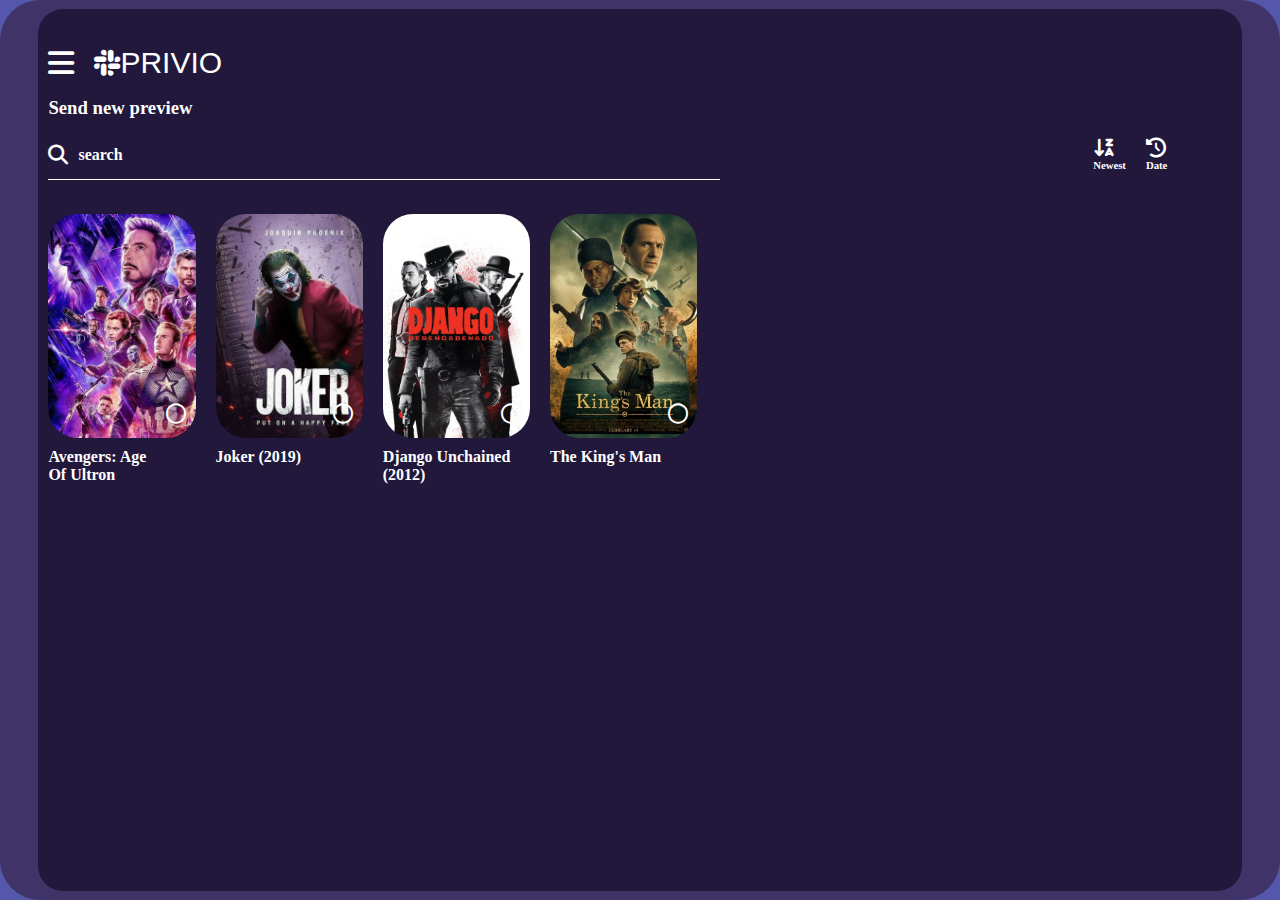
<file: privio/search.html>
<!DOCTYPE html>
<html lang="en">
<head>
    <meta charset="UTF-8">
    <link rel="stylesheet" href="../css/privio.css">
    <link rel="stylesheet" href="../icons/all.min.css">
    <meta http-equiv="X-UA-Compatible" content="IE=edge">
    <meta name="viewport" content="width=device-width, initial-scale=1.0">
    <title>Search</title>
</head>
<body class="search">

    <main class="contenedor1-search">
        <section class="contenedor2-search">
            <header class="encabezado-search">
                <div class="categories-search">
                <div class="text-index">
                    <article>
                        <i class="fa-solid fa-bars"></i>
                    </article>
                    <article class="logotipo">
                        <i class="fa-brands fa-slack"></i>
                    </article>
                    <p>
                        PRIVIO
                    </p>
                </div>
                </div>
                <h3>Send new preview</h3>
            </header>
            <section class="sect-articulos">
                
                <article class="peliculas-search">
                    <article>
                        <i href="" class="fa-solid fa-magnifying-glass"></i>
                        <h4>search</h4>
                    </article>
                    <div>
                        <div class="arrow">
                            <i class="fa-solid fa-arrow-down-z-a"></i>
                            <h6>Newest</h6>

                        </div>
                        <div>
                            <i class="fa-solid fa-clock-rotate-left"></i>
                            <h6>Date</h6>
                        </div>
                    </div>

                </article>
                <section class="contenedor-peliculas">
                    <article class="peliculas-search-info">
                        <article class="logos-search">
                            <a href="trailer.html">
                            <i class="fa-regular fa-circle"></i>
                        </a>
                        </article>
                        <h4>Avengers: Age <br> Of Ultron</h4>
                    </article>
                    <article class="peliculas-search-info">
                        <article class="logos-search2">
                            <i class="fa-regular fa-circle"></i>
                        </article>
                        <h4>Joker (2019)</h4>
                    </article>
                    <article class="peliculas-search-info">
                        <article class="logos-search3"> <i class="fa-regular fa-circle"></i></article>
                        <h4>Django Unchained <br> (2012)</h4>
                    </article>
                    <article class="peliculas-search-info">

                        <article class="logos-search4"> <i class="fa-regular fa-circle"></i></article>
                        <h4>The King's Man</h4>
                    </article>
                </section>
            </section>
           
        </section>
    </main>
    
</body>
</html>
</file>
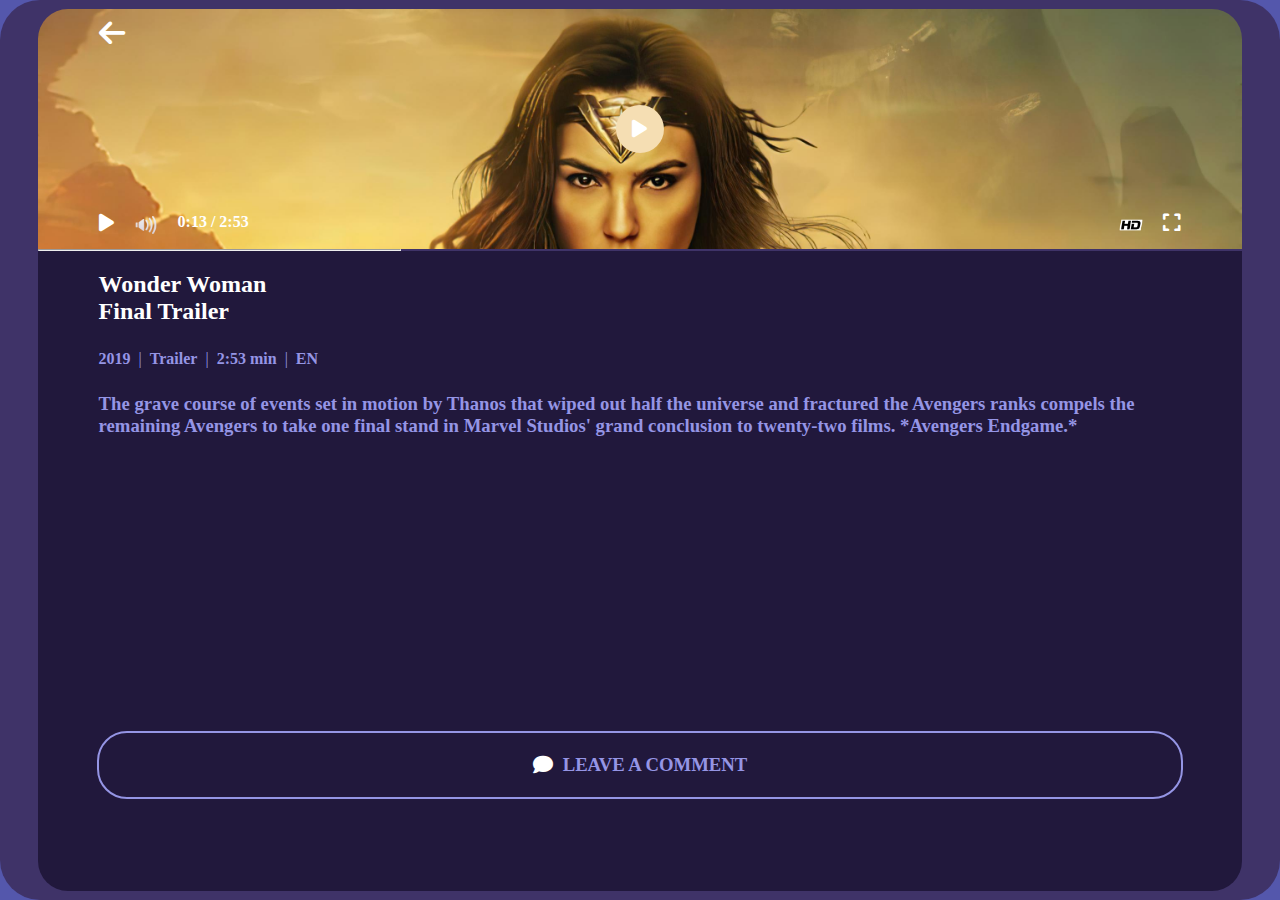
<file: privio/trailer.html>
<!DOCTYPE html>
<html lang="en">
<head>
    <link rel="stylesheet" href="../css/privio.css">
    <link rel="stylesheet" href="../icons/all.min.css">
    <meta charset="UTF-8">
    <meta http-equiv="X-UA-Compatible" content="IE=edge">
    <meta name="viewport" content="width=device-width, initial-scale=1.0">
    <title>Trailer</title>
</head>
<body class="trailer">
    <main class="contenedor1-trailer">
        <section class="contenedor2-trailer">
            <header class="header-trailer">
                <header>
                    <a href="index.html"> <i class="fa-solid fa-arrow-left"></i></a>
                   
                </header>
                <section>
                    <article>
                        <i class="fa-solid fa-play"></i>
                    </article>
                </section>
                <footer>
                    <div>
                        <i class="fa-solid fa-play"></i>
                        <img src="../image/img-privio/audio-icon-white-10.jpg" alt="">
                        <h4>0:13 / 2:53</h4>
                    </div>

                    <div>
                        <img src="../image/img-privio/hd-logo.png" alt="">
                        <i class="fa-solid fa-expand"></i>
                    </div>

                </footer>
            </header>
            <hr>
            <section class="sect-trailer">
                <section>
                <h2>Wonder Woman <br>
                Final Trailer</h2>
                <div>
                    <h4>2019</h4><p>|</p><h4>Trailer</h4><p>|</p><h4>2:53 min</h4><p>|</p> <h4>EN</h4>               </div>
                <h3>
                    The grave course of events set in motion by Thanos that wiped out half the universe and fractured the Avengers ranks compels the remaining Avengers to take one final stand in Marvel Studios' grand conclusion to twenty-two films. *Avengers Endgame.*
                </h3>
            </section>
            </section>
            <footer class="pie-trailer">
                <section>
                <article>
                    <i class="fa-solid fa-comment"></i>
                    <h3>LEAVE A COMMENT</h3>
                </article>
                
            </footer>
        </section>
    </main>
    
</body>
</html>
</file>
<file: css/style.css>
*{
    margin: 0;
    padding: 0;
}
body{
    font-family: sans-serif;
    display: flex;
    background-color: rgb(206, 101, 15);
}

/* contenedor principal */
.contenedor{
    display: flex;
    background-color: black;
    border-radius: 40px;
    height: 100vh;
    width: 100%;
    justify-content: center;
    align-items: center;
}
/* contenedor de la informacion */
.contenedor>section{
    height: 80%;
    width: 80%;
    border-radius: 30px;
    display: flex;
    justify-content: center;
    flex-direction: column;
    align-items: center;
}
/* editar header 32-66 */
.header-logo{

    height: 6rem;
    width: 100%;
    display: flex;
    justify-content: center;
    align-items: center;
    
}
.header-logo>article{
    height: 6rem;
    width: 30%;
    color: white;
    display: flex;
    align-items: center;
    justify-content: space-evenly;
    gap: 30px;
   
}
.header-logo>article>article{
    height: 5rem;
   width: 20rem;
    display: flex;
    align-items: center;
    background-color: rgb(206, 101, 15);
    justify-content: center;
    border-radius: 30px;
    text-align: center;
}
.header-logo>article>article>p{
 font-size: 20px;
}
.header-logo>article>img{
    width: 5rem;
}

/* contenedor de las opciones */
.contenedor-inf>section{
    height: 400px;
    width: 500px;
    overflow-y: scroll;
    gap: 10px;
    display: flex;
    flex-direction: column;
}
.contenedor-inf>section>article{
    height: 10rem;
    width: 100%;
    background-color: rgb(206, 101, 15);
    border-radius: 20px;
    display: flex;
    justify-content: center;
    align-items: center;
}
.contenedor-inf>section>article>a{
    text-decoration: none;
    color: white;
    font-size: 25px;
}
.contenedor-inf>section>article:hover{
    background-color: orange;
    transition-property: 0.5s;
    
}
.contenedor-inf>section>article>a:hover{
    color: black;
}
</file>
<file: css/hifi-app.css>
*{
    margin: 0;
    padding: 0;
    font-family: sans-serif;
}

/* INDEX */
/* contenedor principal */
.contenedor{
    display: flex;
    flex-direction: column;
    height: 100vh;
    width: 100%;
    background-image: url(../image/img-hifi-app/istockphoto-1273389486-170667a.jpg);
    background-size: 100%;
}
/* editar header */
.header-index{
    width: 100%;
    height: 30rem;

}
/* contenedor info 23-112 */
.contenido-index{
    display: flex;
    flex-grow: 1;
    width: 100%;
    display: flex;
    flex-direction: column;
}
.div-logo-index{
    height: 5rem;
    width: 100%;
    display: flex;
    align-items: center;
    justify-content: center;
    gap: 10px;
    color: black;
}
.logotipo-index{
    height: 5rem;
    width: 5rem;
    background-image: url(../image/img-hifi-app/logo.png);
    background-size: 100%;
    border: 1px solid;
    border-radius: 40px;
}
.div-logo-index h2{
   color: white;
}
.text-index{
    height: 5rem;
    width: 100%;
    display: flex;
    justify-content: center;
    align-items: center;
    color: rgb(241, 241, 241);
}
.contenido-index-2{
    width: 100%;
    height: 8rem;
    margin-top: 10px;
    display: flex;
    flex-direction: column;
    justify-content: center;
    align-items: center;
}
.botones-index{
    width: 90%;
    height: 90%;
    gap: 10px;
    display: flex;
    flex-direction: column;
    align-items: center;
    justify-content: center;
}
.register-index{
    display: flex;
    justify-content: center;
    align-items: center;
    width: 90%;
    height: 3rem;
     color: #0072FF;
     background-color: white;
     border-radius: 10px;
     text-decoration: none;
     font-size: 10px;
     transition: .2s;

}
.register-index:hover{
    background-color: blue;
    color: white;
}
.login-index{
    display: flex;
    justify-content: center;
    align-items: center;
    width: 90%;
    height: 3rem;
     color: white;
     background-color: gray;
     opacity: 80%;
     border-radius: 10px;
     text-decoration: none;
     font-size: 10px;
     transition: .2s;
}
.login-index:hover{
    background-color: blue;
    color: white;
}
/* editar footer */
.pie-index{

    width: 100%;
    height: 1rem;
}
/* LOGIN */
/* contenedor principal-login */
.contenedor-login{
    display: flex;
    width: 100%;
    height: 100vh;
    flex-direction: column;

}
/* header login 128 - 154 */
.header-login{
    height: 10rem;
    width: 100%;
}
.div-return-login{
    display: flex;
    align-items: center;
    gap: 20px;
}
.return-login{
    display: flex;
    align-items: center;
    text-decoration: none;
    width: 2rem;
    height: 5rem;

    background-color: white;
}
.return-login i{
    margin-left: 10px;
    color: #0072FF;
}
.return-login h1{
    color: black;
}
/* editas seldas de informacion 154 - 205 */
.data-login{
    display: flex;
    flex-direction: column;
    justify-content: center;
    gap: 30px;
    width: 100%;
    height: 15rem;
    align-items: center;
}

.div-email{
width: 100%;
display: flex;
align-items: center;
flex-direction: column;
justify-content: center;

}
.div-email h5{
    color: gray;
    width: 90%;
    }
input{
    display: flex;
    text-align: left;
    padding-left: 20px;
    height: 3rem;
    width: 80%;
    border-radius: 10px;
    border: 1px solid #0072FF;
    color: #0072FF;
}
.div-password{
    width: 100%;
    display: flex;
    align-items: center;
    flex-direction: column;
    justify-content: center;

    }
.div-password h5{
        color: gray;
        width: 90%;
        }
.li-login{
    display: flex;
    width: 90%;
    flex-grow: 1;
    list-style: none;

}
/* editar boton login 206 - 225*/
.contenedor-login-boton{
    width: 100%;
    height: 3rem;
    display: flex;
    justify-content: center;
}
.div-login{
    height: 3rem;
    width: 90%;
    justify-content: center;
    display: flex;
    align-items: center;
    background-color: #0072FF;
    border-radius: 20px;
}
.login{
    text-decoration: none;
    color: white;
}
/* editar hr y or 226-240 */
.or{
    width: 100%;
    display: flex;
    margin-top: 2rem;
    height: 3rem;
    justify-content: space-around;
    align-items: center;
    color: #0072FF;
}
hr{

    color: #0072FF;
    width: 42%;
}
/* editar logos 241-270 */
.logotipos{
    width: 100%;
    height: 8rem;

    display: flex;
    justify-content: space-around;
    align-items: center;
}
.div-art{
    display: flex;
    justify-content: center;
    align-items: center;
    width: 6rem;
    height: 4rem;
    border-radius: 10px;
    box-shadow: 1px 1px 4px black;
}
.logotipo{
    height: 3rem;
    width: 4rem;

    display: flex;
    justify-content: center;
    align-items: center;
}
.logotipo img{
    width: 3rem;
    height: 3rem;
}
/* link account */
.link-account{
    width: 100%;
    display: flex;
    align-items: center;
    justify-content: center;
}

/* boton register 279-294 */
.div-register{
    height: 3rem;
    width: 90%;
    justify-content: center;
    display: flex;
    align-items: center;
    background-color: rgb(213, 213, 241);
    border-radius: 10px;
    margin-top: 20px;
}
.register{
    text-decoration: none;
    color: blue;

}


/* Profile */

.body-profile{
    background-color: #e1eaf5;
}
/* contenedor principal */
.contenedor-profile{
    display: flex;
    width: 100%;
    height: 100vh;
    flex-direction: column;
}
/* editar header 309- 335 */
.header-profile{
    height: 8rem;
    width: 100%;
    display: flex;
    align-items: center;
    justify-content: space-between;
}
.div-return-profile{
    display: flex;
    align-items: center;
    gap: 20px;
}
.return-profile{
    display: flex;
    align-items: center;
    text-decoration: none;
    width: 2rem;
    height: 5rem;
}
.return-profile i{
    margin-left: 10px;
    color: #0072FF;
}
.return-profile h1{
    color: black;
}

/*foto de perfil */
.art-perfil-profile{
    height: 5rem;
    width: 5rem;
    background-color: black;
    margin-right: 10px;
    border-radius: 20px;
    background-image: url(../image/cloudy.jpg);
    background-size: 100%;
}
/* editar section del perfil 347 - 412 */
.sect-1-profile{
    height: 18rem;
    width: 100%;
    display: flex;
    flex-direction: column;
}
.header-sect-profile{
    height: 8rem;
    width: 100%;
    display: flex;
    justify-content: center;
}
.foto-perfil-profile{
    height: 8rem;
    width: 8rem;
    background-color: blue;
    border-radius: 20px;
    background-image: url(../image/img-hifi-app/elon.jpg);
    background-size: cover;

}


.main-sect-profile{
  height: 9rem;
  display: flex;
  align-items: center;
  flex-direction: column;
  gap: 20px;
}
.sect-calif{
    display: flex;
    flex-direction: column;
    align-items: center;
    gap: 5px;
}
.hr-black{
    color: rgb(109, 109, 109);
    width: 90%;
    opacity: 10%;
}
.calificaciones-profile{
    display: flex;
    width: 90%;
    background-color: #F9F9FA;
    border-radius: 10px;
    justify-content: space-around;
    align-items: center;
}
.div-calificaciones{
    display: flex;
    align-items: center;
    height: 3rem;
    gap: 10px;
}
.aux{
    height: 1rem;
    width: 1rem;

    justify-content: center;
    display: flex;
}
.aux i{
    color: #0072FF;
}
/* section de archivos 413-487 */
.archives-profiles{
    height: 9rem;
    width: 100%;
    display: flex;
    align-items: center;
    gap: 10px;
    justify-content: space-around;
}
.div-document{
 height: 6rem;
 width: 6rem;
 display: flex;
 flex-direction: column;
 align-items: center;
 justify-content: center;
 gap: 5px;
}
.document{
    border-radius: 10px;
    height: 4rem;
    width: 4rem;
    display: flex;
    justify-content: center;
    align-items: center;
    background-color: rgb(128, 248, 128);
}
.document i{
    font-size: 50px;
    color: green;
}
.div-video{
    height: 6rem;
    width: 6rem;
    display: flex;
    flex-direction: column;
    align-items: center;
    justify-content: center;
    gap: 5px;
}
.video{
    border-radius: 10px;
    height: 4rem;
    width: 4rem;
    display: flex;
    justify-content: center;
    align-items: center;
    background-color: rgba(238, 174, 174, 0.938);
}
.video i{
    font-size: 50px;
    color: red;
}
.div-microfono{
    height: 6rem;
    width: 6rem;
    display: flex;
    flex-direction: column;
    align-items: center;
    justify-content: center;
    gap: 5px;
}
.microfono{
    border-radius: 10px;
    height: 4rem;
    width: 4rem;
    display: flex;
    justify-content: center;
    align-items: center;
    background-color: rgba(221, 188, 40, 0.527);
}
.microfono i{
    font-size: 50px;
    color: rgb(255, 166, 0);
}
/* editar profesionalidades 488 - 536 */
.teaches{
    height: 3rem;
    width: 90%;
    display: flex;
    gap: 20px;
    align-items: center;
    padding-left: 20px;
}
.teaches>article{
    height: 2rem;
    width: 11rem;
    border-radius: 10px;
    background: #aac8ec;
    display: flex;
    align-items: center;
    justify-content: center;
    color: #0072FF;
}
.team{
    display: flex;
    align-items: center;
    height: 3rem;
    width: 90%;
    margin-left: 20px;
    gap: 20px;
}
.team-art1{
    color: #0072FF;
    height: 2rem;
    width: 9rem;
    border-radius: 10px;
    background: #aac8ec;
    display: flex;
    align-items: center;
    justify-content: center;

}

.team-art2{
    color: #0072FF;
    height: 2rem;
    width: 9rem;
    border-radius: 10px;
    background: #aac8ec;
    display: flex;
    align-items: center;
    justify-content: center;
}
/* editar chat flotante 537 - 556 */
#mesagee{
    width: 4rem;
    height: 4rem;
    background-color: #0072FF;
    border-radius: 30px;
    position: absolute;
     left: 290px;
    top: -18px;
}
.Speaks article{
    position: relative;
}
#mesagie{
    font-size: 2.5em;
    color: #F9F9FA;
    position: absolute;
    left: 88%;
    bottom: 1em;
}
/* editar idiomas de perfil 557 - 572 */
.Speaks{
    position: relative;
    width: 90%;
    height: 4.5rem;
    padding-left: 20px;
    display: flex;
    align-items: center;
}
.Speaks>article{
    display: flex;
    gap: 10px;
}
.p-resaltado{
    color: #0072FF;
}

/* editar menu de iconos 574 - 605 */
.menu-iconcs{
    display: flex;
    align-items: center;
    justify-content: space-evenly;
    gap: 20px;
    flex-grow: 1;
    background-color: white;
    border-top-right-radius: 10px;
    border-top-left-radius: 10px;
}
.menu-iconcs>i{
    font-size: 50px;
    color: gray;
}
.menu-iconcs>article{
    width: 3rem;
    height: 3rem;
    background-color: #0072FF;
    display: flex;
    align-items: center;
    justify-content: center;
    color: white;
    border-radius: 10px;
}
.menu-iconcs>article{
    font-size: 30px;
}

#edificio-menu{
    color: #0072FF;
}
</file>
<file: css/privio.css>
*{
    margin: 0;
    padding: 0;
}

/* index */
.index{
    background-color: #5457AC;
}

/* contenedor principal */
.contenedor1-index{
    display: flex;
    background-color: #3F3368;
    border-radius: 40px;
    height: 100vh;
    width: 100%;
    justify-content: center;
    align-items: center;
}
/* contenedor secundario */
.contenedor2-index{
    background-color: #5457AC;border-radius: 40px;
    display: flex;
    width: 94%;
    height: 98%;
    background-color: #21183C;
    flex-direction: column;
   
}
/* editar header 31 - 95 */
.encabezado-index{
    border-top-left-radius: 40px;
    border-top-right-radius: 40px;
    width: 100%;
    height: 8rem;
}
.categories-index{
    width: 93%;
    margin-top: 30px;
    height: 3rem;
    display: flex;
    justify-content: space-between;
    margin-left: 10px;
    align-items: center;
}
.encabezado-index>h3{
    color: white;
    margin-top: 1px;
    margin-left: 10px;
}
.text-index{
    height: 3rem;
    width: 8rem;
    display: flex;
    align-items: center;
}
.text-index>article{
    height: 2rem;
    width: 2rem;
    display: flex;
    justify-content: center;
    align-items: center;
}
.text-index>article>i{
    font-size: 30px;
    color: white;
}
.text-index>p{
    font-size: 30px;
    color: white;
    font-family: sans-serif;
}
.logotipo{
    margin-left: 20px;
}
.search-index{
    display: flex;
   width: 6rem;
   height: 3rem;
    justify-content: space-around;
    align-items: center;
}
.search-index>article{

    height: 2rem;
    display: flex;
    align-items: center;
    justify-content: center;
    width: 2em;
}
.search-index>article>a ,i{
    font-size: 20px;
    color: white;
}

/* editar section de los articulos o peliculas 97 -115 */
.sect-articulos{
    height: 100%;
    gap: 5px;
    display: flex;
    flex-direction: column;
    width: 100%;
    overflow-y: scroll;
    border-bottom-left-radius: 30px;
    border-bottom-right-radius: 30px;
   
}
.contenedor-articles-peliculas{
    background-color: #281c4d;
    height: 8rem;
    width: 100%;
    display: flex;
    align-items: center;
}
/* editar articulos o peliculas 116-291 */
.peliculas-index{
    align-items: center;
    width: 93%;
    margin-left: 10px;
    height: 6rem;
    display: flex;
    gap: 10px;
}
/* LOGOS DE LOS ARTICULOS */
.logo-peliculas-index{
    background-image: url(../image/img-privio/OIP.jpg);
    background-size: cover;
    border: 1px solid;
    height: 5rem;
    width: 6rem;
}
.logo-peliculas-index i{
    color: gray;
    margin-top: 60%;
    margin-left: 80%;
}

/* logo 2 */

.logo-peliculas-index2{
    background-image: url(../image/img-privio/joker.jpg);
    background-size: cover;
    border: 1px solid;
    height: 5rem;
    width: 6rem;
}
.logo-peliculas-index2 i{
    color: gray;
    margin-top: 60%;
    margin-left: 80%;
}

/* logo 3 */

.logo-peliculas-index3{
    background-image: url(../image/img-privio/dj.jpg);
    background-size: cover;
    border: 1px solid;
    height: 5rem;
    width: 6rem;
}
.logo-peliculas-index3 i{
    color: gray;
    margin-top: 60%;
    margin-left: 80%;
}
/* logo 4 */
.logo-peliculas-index4{
    background-image: url(../image/img-privio/the-king\sjpg.jpg);
    background-size: cover;
    border: 1px solid;
    height: 5rem;
    width: 6rem;
}
.logo-peliculas-index4 i{
    color: gray;
    margin-top: 60%;
    margin-left: 80%;
}
/* logo 4 */


.logo-peliculas-index5{
    background-image: url(../image/img-privio/wonder.jpg);
    background-size: cover;
    border: 1px solid;
    height: 5rem;
    width: 6rem;
}
.logo-peliculas-index5 i{
    color: gray;
    margin-top: 60%;
    margin-left: 80%;
}


.info-peliculas-index{
 display: flex;
 flex: 1;
height: 100%;
align-items: center;
flex-direction: column;
}
.info-peliculas-index>header{
    width: 100%;
    height: 2rem;
    display: flex;
    align-items: center;
    gap: 30px;
}
.fecha-pelicula-index{
    display: flex;
    gap: 5px;
    justify-content: center;

}
.info-peliculas-index h6{
    color: white;

}

/* Botones */

/* color verde */

.boton-color{
    height: 1.1rem;
    width: 5rem;
    background-color: green;
    border-radius: 10px;
    color: white;
    display: flex;
    justify-content: center;
    align-items: center;
}

.boton-color p{
    font-size: 15px;
}

/* color rosa */

.boton-color2{
    height: 1.1rem;
    width: 5rem;
    background-color: rgb(218, 85, 136);
    border-radius: 10px;
    color: white;
    display: flex;
    justify-content: center;
    align-items: center;
}
.boton-color2 p{
    font-size: 15px;
}
/* boton morado */

.boton-color3{
    height: 1.1rem;
    width: 5rem;
    background-color: #5457AC;
    border-radius: 10px;
    color: white;
    display: flex;
    justify-content: center;
    align-items: center;
}
.boton-color3 p{
    font-size: 15px;
}

.info-peliculas-index>section{
    flex-grow: 1;
    color: white;
    display: flex;
    width: 100%;
    align-items: center;
}
.info-peliculas-index>footer{
    height: 2rem;
    width: 100%;
    display: flex;
    align-items: center;
    gap: 5px;
    color: gray;
}
.info-peliculas-index>footer>i{
    margin-left: 60%;
}

/* Search */

/* body search */
.search{
    background-color: #5457AC;
}

/* contenedor principal */
.contenedor1-search{
    display: flex;
    background-color: #3F3368;
    border-radius: 40px;
    height: 100vh;
    width: 100%;
    justify-content: center;
    align-items: center;
}
/*  contenedor secundario */
.contenedor2-search{
    /* background-color: #5457AC; */
    border-radius: 25px;
    display: flex;
    width: 94%;
    height: 98%;
    background-color: #21183C;
    flex-direction: column;
    align-items: center;
}
/*  editar header 320 - 342 */
.encabezado-search{
    border-top-left-radius: 40px;
    border-top-right-radius: 40px;
    width: 100%;
    height: 8rem;

}
.categories-search{
    width: 93%;
    margin-top: 30px;
    height: 3rem;
    display: flex;
    justify-content: space-between;
    margin-left: 10px;
    align-items: center;
   
}
.encabezado-search>h3{
    color: white;
    margin-top: 10px;
    margin-left: 10px;
}
/* section de las peliculas o articulos */
.sect-articulos{
    height: 100%;
    gap: 5px;
    display: flex;
    flex-direction: column;
    width: 100%;
    overflow-y: scroll;
    border-bottom-left-radius: 30px;
    border-bottom-right-radius: 30px;
}
/*  editar peliculas o articulos 354 - 450 */
.peliculas-search{
    width: 93%;
    height: 3rem;
    margin-left: 10px;
    margin-top: 10px;
    display: flex;
    justify-content: space-between;
}
.peliculas-search>article{
    display: flex;
    height: 3rem;
    align-items: center;
    gap: 10px;
    color: white;
    width: 60%;
    border-bottom: 1px solid white;

}
.peliculas-search>article>i{
color: white;
}

.arrow{
    color: white;
}
.peliculas-search>div{
    display: flex;
    color: white;
    gap: 20px;
    align-items: center;
}
.contenedor-peliculas{
    display: flex;
    flex-wrap: wrap;
    height: 84%;
    margin-left: 10px;
    width: 93%;
    gap: 20px;
    padding-top: 30px;
}
.peliculas-search-info{
    color: white;
    height: 17rem;
    width: 9.2rem;
}
.peliculas-search-info>h4{
    padding-top: 10px;

}

/* logos peliculas */
.logos-search{
    width: 100%;
    height: 14rem;
    border-radius: 30px;
    background-image: url(../image/img-privio/OIP.jpg);
    background-size: cover;
}
.logos-search2{
    width: 100%;
    height: 14rem;
    border-radius: 30px;
    background-image: url(../image/img-privio/joker.jpg);
    background-size: cover;
}
.logos-search3{
    width: 100%;
    height: 14rem;
    border-radius: 30px;
    background-image: url(../image/img-privio/dj.jpg);
    background-size: cover;
}
.logos-search4{
    width: 100%;
    height: 14rem;
    border-radius: 30px;
    background-image: url(../image/img-privio/tk.jpg);
    background-size: 100%;
}
.logos-search>a>i{
    margin-top: 190px;
    margin-left: 80%;
}

.logos-search2>i{
    margin-top: 190px;
    margin-left: 80%;
}
.logos-search3>i{
    margin-top: 190px;
    margin-left: 80%;
}
.logos-search4>i{
    margin-top: 190px;
    margin-left: 80%;
}

/* trailer */

/* body trailer */
.trailer{
    background-color: #5457AC;
}
/* contenedor principal */
.contenedor1-trailer{
    display: flex;
    background-color: #3F3368;
    border-radius: 40px;
    height: 100vh;
    width: 100%;
    justify-content: center;
    align-items: center;
}
/*  contenedor secundario */
.contenedor2-trailer{
    border-radius: 25px;
    display: flex;
    width: 94%;
    height: 98%;
    flex-direction: column;
}
/* editar header 476 - 543 */
.header-trailer{
    background-image: url(../image/img-privio/wonder-woman.jpg);
    background-size: cover;
    height: 15rem;
    width: 100%;
    border-top-left-radius: 30px;
    border-top-right-radius: 30px;
    display: flex;
    justify-content: center;
    flex-direction: column;
    align-items: center;
}
.header-trailer>header{
    height: 3rem;
    width: 90%;
    display: flex;
    align-items: center;
}
.header-trailer>header>a>i{
    font-size: 30px
}
.header-trailer>section{
    display: flex;
    flex-grow: 1;
    width: 90%;
    display: flex;
    justify-content: center;
    align-items: center;


}

.header-trailer>section>article{
    background-color: wheat;
    width: 3rem;
    height: 3rem;
    border-radius: 25px;display: flex;
    align-items: center;
    justify-content: center;

    
}
.header-trailer>section>article>i{
    color: white;
}

.header-trailer>footer{
    height: 3rem;
    width: 90%;
    display: flex;
    align-items: center;
    justify-content: space-between;

}
.header-trailer>footer>div{
    display: flex;
    gap: 20px;
    color: white;
}
.header-trailer>footer>div>i{
    color: white;
}
.header-trailer>footer>div>img{
    height: 1.5rem;
    width: 1.5rem;
    color: white;
}

/* editar el hr */
.contenedor2-trailer>hr{
    color: #55cac0;
    width: 30%;
    
}
/* contenedor informacion 551 - 577 */
.sect-trailer{
    background-color: #21183C;
    display: flex;
    flex-grow: 1;
    width: 100%;
    flex-direction: column;
    color: white;
    align-items: center;

}
.sect-trailer>section{
    width: 90%;
    margin-top: 20px;
    gap: 25px;
    display: flex;
    flex-direction: column;
}
.sect-trailer>section>div{
    color: rgb(149, 149, 229);
    display: flex;
    gap: 8px;

}
.sect-trailer>section>h3{
    color: rgb(149, 149, 229);
}
/* editar footer y comentario 578 - 606 */
.pie-trailer{
    background-color: #21183C;
    height: 10rem;
    width: 100%;
    display: flex;
    flex-direction: column;
    align-items: center;
    border-bottom-left-radius: 30px;
    border-bottom-right-radius: 30px;
}
.pie-trailer>section{
width: 90%;
height: 5rem;
display: flex;
flex-direction: column;
align-items: center;
}
.pie-trailer>section>article{
    width: 100%;
    height: 4rem;
    border: 2px solid  rgb(149, 149, 229) ;
    border-radius: 30px;
    display: flex;
    justify-content: center;
    align-items: center;
    gap: 10px;
    color: rgb(149, 149, 229);
}
</file>
<file: css/dashboard.css>
*{
    margin: 0;
    padding: 0;
}
body{
    font-family: sans-serif;
    display: flex;
    background-color: #272944;
}
/* contenedor principal */
.contenedor{
    display: flex;
    width: 100%;
    height: 100vh;
    background-color: white;
    border-radius: 30px;
    align-items: center;
    justify-content: center;
    flex-direction: row;
}
/* contenedor secundario */
.contenedor-2{
   display: flex;
   height: 90vh;
   flex-grow: 1;
   margin: 30px;
}
/* modificar aside 28-98 */
.sidebar{
    display: flex;
     width: 15rem;
     flex-direction: column;
     background-color: #F9F9FA;
}
.logo{
    display: flex;
    width: 100%;
    height: 9rem;
    justify-content: center;
    align-items: center;
}
.logotipo{
    background-color: white;
    height: 5rem;
    width: 5rem;
    border-radius: 40px;
}
.main-sidebar{
    display: flex;
    flex-grow: 1;
    flex-direction: column;
    align-items: center;

}
.main-sidebar div{
    display: flex;
    align-items: center;
}
.nav>a{
    color: black;
    text-decoration: none;
    font-size: 22px;
}
.nav1>a{
    color: black;
    text-decoration: none;
}
.cuadro{
margin: 10px;
width: 1rem;
height: 1rem;
background-color: #272944;
}

.cuadro-users{
    height: 1rem;
    width: 1rem;
    background-color: #272944;
    margin: 10px;
}
.div-cuadro{
    margin-right: 40px;
    display: flex;
    align-items: center;

}
.div-cuadro>a{
    color: black;
    text-decoration: none;
}
.pie-sidebar{
display: flex;
flex-direction: column;
align-items: center;
width: 100%;
height: 5rem;

}
/* contenedor de informacion */
.cont-main{
    flex-grow: 1;
    display: flex;
    background-color: white;
    flex-direction: column;
    margin-left: 10px;
}

/* articulos de visitas */
.header-visitas{
    background-color: #F9F9FA;
    height: 5rem;
    display: flex;
    align-items: center;
    justify-content: center;
    gap: 8px;
}
.cuadro-visits{
    height: 2rem;
    width: 2rem;
    background-color: #363853;
}
.cuadro-visit{
    height: 2rem;
    width: 2rem;
    background-color: #363853;
}
.text-cuadro-visit{
    display: flex;
    flex-direction: column;
}
.text-cuadro-visit>h5{
    color: gray;
}
/* header del contendero 107- */
.header-cont{
    display: flex;
    height: 5rem;
    width: 100%;
    flex-direction: column;

}

/* modificar header 115-150 */
.div-search{
    justify-content: space-between;
    display: flex;
    height: 3rem;
}
.art-search{
 display: flex;
 height: 3rem;
 width: 60vh;
 background-color: #F9F9FA;
 align-items: center;
}
.div-idioma{
    gap: 1rem;
    display: flex;
    height: 3rem;
    width: 30vh;
}
.art-idioma{

    align-items: center;
    width: 4rem;
    height: 2rem;
    background-color: #F9F9FA;
    display: flex;
    justify-content: center;
}
.art-idioma>p{
    font-size: 22px;
}
.cuadro-2{
    background-color: #363853;
    width: 2rem;
    height: 2rem;
}
/* aside de customer */
.new-customers{
    width: 100%;
    height: 9rem;
    background-color: #F9F9FA;

}
.new-customers header{
    display: flex;
    align-items: center;
    justify-content: center;

}
.sect-customers{
    display: flex;
    flex-direction: column;
    justify-content: center;
    align-items: center;
}
.art-text{
    display: flex;
    align-items: center;
    justify-content: center;
    height: 5rem;
    width: 15rem;
    background-color: #F9F9FA;

}
.text{
    display: flex;
    flex-direction: column;
    padding: 5px;
}
.main-visitas{
    display: flex;
    flex-direction: row;
    flex-grow: 1;
    padding-top: 10px;
}
.aside-visitas{
    flex-direction: column;
    display: flex;
    width: 15rem;
    gap: 10px;

}


.art-visitas{
    flex-grow: 1;
    background-color: #F9F9FA;
    display: flex;
    flex-direction: column;
    justify-content: center;
    align-items: center;
}
.art-visitas>h5{
    margin-left: 30px;
    color: gray;
}
.sect-visitas{
    height: 15rem;
    background-color: #F9F9FA;
}
.sect-visitas h5{
    margin-left: 10px;
}
.categories{
    display: flex;
    justify-content: space-between;
    padding-top: 8px;
}
.categories-2{
    display: flex;
    justify-content: space-between;
    padding-top: 8px;
    background-color: #e2e2fd;;
}
.categories-2 h3{
    margin-left: 10px;
    margin-right: 10px;
}
.categories h5{
    margin-left: 10px;
    margin-right: 10px;
}
.categories h3{
    margin-left: 10px;
    margin-right: 10px;
}


/* contenedor de total articles */
.content-numbers{
    display: flex;
    flex-grow: 1;
    background-color: white;
    padding-left: 15px;
    flex-direction: column;
    gap: 10px;
}
/* contenedor de total numbers 280-294 */
.cont-frame{
    display: flex;
    justify-content: space-between;
    width: 100%;
}
.frame{
    width: 15rem;
    height: 5rem;
    background-color: #F9F9FA;
    display: flex;
    justify-content: center;
    align-items: center;
    gap: 8px;
}
/* contenedor de visitors 295-316 */
.visitor{
    background-color: #F9F9FA;
    flex-grow: 1;
    display: flex;
    flex-direction: column;
}
.visitor-art{
    margin-top: 5px;
    width: 97%;
    height: 70%;
    background-color: #e2e2fd;
    margin-left: 10px;
}
.cont-select{
    padding-top: 10px;
    display: flex;
    width: 97%;
    justify-content: space-between;
    margin-left: 10px;

}

/* contenedor de articulos peliculas 318-351 */
.cont-articles-scroll{
    width: 100%;
    height: 10rem;
    background-color: #F9F9FA;
    overflow-y: scroll;
    align-items: center;
    display: flex;
    flex-direction: column;
}
.div-movies{
    width: 90%;
    padding-top: 10px;
    display: flex;
    justify-content: space-between;
}
.cuadro-scroll{
    height: 2rem;
    width: 4rem;
    background-color: #e2e2fd;
}
.active{
    height: 1.5rem;
    width: 5rem;
    border: 2px solid #363853;
    text-align: center;
}
.div-movies-principal{
    width: 90%;
    padding-top: 10px;
    display: flex;
    justify-content: space-between;
    background-color: #eeeef1;
}
</file>
<file: css/users-full.css>
*{
    margin: 0;
    padding: 0;
    font-family: sans-serif;
}
/* contenedor principal */
.contenedor{
    background-color: #272944;

    border-radius: 30px;
    width: 100%;
    height: 100vh;
    display: flex;
    align-items: center;
    justify-content: center;
}
/* contenedor secundario */
.contenedor-2{
    width: 90%;
    height: 90%;
    display: flex;
    gap: 20px;
}

/* modificar aside 25-119 */
.sidebar{
    width: 12rem;
    height: 100%;
    display: flex;
    flex-direction: column;
    background-color: #363853;
    border-radius: 20px;
    color: white;
}
.logo{
    display: flex;
    width: 100%;
    height: 9rem;
    justify-content: center;
    align-items: center;
}
.punto{
    width: 10px;
    height: 10px;
    background-color: blue;
    border-radius: 40px;
    margin-top: 10px;
}
.logotipo{
    display: flex;
    background-color: #6c6d72;
    height: 5rem;
    width: 5rem;
    border-radius: 40px;
    justify-content: center;
    align-items: center;
}
.logotipo>a{
    text-decoration: none;
    color: white;
    font-size: 26px;
}
.logotipo h2{
    font-size: 25px;
}
.main-sidebar{
    display: flex;
    flex-grow: 1;
    flex-direction: column;
    align-items: center;
    
}
.nav>a{
    text-decoration: none;
    color: white;
    font-size: 22px;

}
.nav1>a{
    text-decoration: none;
    color: white;

}
.cuadro{
margin-top: 10px;
margin: 10px;
width: 1rem;
height: 1rem;

}
.main-sidebar div{
    display: flex;
    align-items: center;
}
.cuadro-users{
    height: 1rem;
    width: 1rem;
  
    margin: 10px;
}
.div-cuadro{
    margin-right: 40px;
    display: flex;
    align-items: center;
  
}
.div-cuadro>a{
    text-decoration: none;
    color: white;
}
.pie-sidebar{
display: flex;
flex-direction: column;
align-items: center;
width: 100%;
height: 5rem;

}

/* contenedor de la informacion */
.container{
    display: flex;
    flex-grow: 1;
    flex-direction: column;
}
/* modificar header del container 126-222 */
.header-container{
    height: 8rem;
    display: flex;
   flex-direction: column;
}
.Users{
    padding-top: 30px;
    display: flex;
    justify-content: space-between;
    color: white;
}
.types-files{
    height: 2rem;
    background-color: #363853;
    width: 10rem;
    color: white;
    display: flex;
    align-items: center;
    justify-content: center;
    border-radius: 30px;
}
.cuadro-pequeño{
    width: 1rem;
    height: 1rem;
    margin-left: 10px;
}
.div-search{
    justify-content: space-between;
    display: flex;
    height: 3rem;
}
.art-search{
    border-radius: 20px;
 display: flex;
 height: 3rem;
 width: 60vh;
 background-color: #363853;
 color: white;
 align-items: center;
}
.div-idioma{
    gap: 1rem;
    display: flex;
    height: 3rem;
    width: 30vh;
}
.art-idioma{
    align-items: center;
    width: 5rem;
    height: 2rem;
    display: flex;
    justify-content: center;
    background-color: #363853;
    border-radius: 20px;
}
.div-idioma-2{
    width: 4rem;
    height: 2rem;
    color: white;
    display: flex;
    justify-content: center;
    align-items: center;
}
.flecha-idioma{
    width: 1rem;
    height: 1rem;
    color: white;
}
.cuadro-2{
    background-color: #363853;
    display: flex;
    align-items: center;
    justify-content: center;
    color: white;
    width: 2rem;
    height: 2rem;
    border-radius: 30px;
}
.cuadro-3{
    
    display: flex;
    align-items: center;
    justify-content: center;
    color: white;
    width: 2rem;
    height: 2rem;
    border-radius: 30px;
   


}
.cuadro-3 img{
    max-width: 2rem;
    max-height: 2rem;
    border-radius: 30px;
}

/* contenedor de los usuarios 224-376 */
.container-users{
    display: flex;
    align-items: center;
    width: 100%;
    height: 30rem;
    overflow-y: scroll;
    margin-top: 10px;
    flex-direction: column;
    background-color: #363853;
    border-radius: 30px;
}
.container-users-2{
    width: 90%;
    height: 30rem;
    overflow-y: scroll;
    padding-top: 10px;
    
}
.user{
    padding-bottom: 10px;
    align-items: center;
    display: flex;
    justify-content: space-evenly;
    margin-top: 10px;
    color: white;
}
.art-user{
    width: 100%;
    height: 5rem;
    display: flex;
    color: white;
}
.perfil{
    height: 5rem;
    width: 11rem;
    display: flex;
    align-items: center;
    gap: 10px;
}
.circulo-perfil{
 height: 2rem;
 width: 2rem;
 background-color: #363853;
 border-radius: 40px;
 margin-left: 10px;
}
.full-name{
    display: flex;
    width: 10rem;
    height: 5rem;
    align-items: center;
}
.email{
    display: flex;
    align-items: center;
    width: 17rem;
    height: 5rem;

}
.fecha{
    display: flex;
    align-items: center;
    width: 12rem;
    height: 5rem;
 
}
.roles{
    display: flex;
    align-items: center;
    width: 7rem;
    height: 5rem;
  
}
.boton-active{
    display: flex;
    flex-grow: 1;
    height: 5rem;
    align-items: center;
    justify-content: center;
}
.aux{
    display: flex;
    flex-direction: column;
    margin-right: 5px;
    color:white;
    height: 1rem;
    width: 1rem;
    justify-content: center;
    align-items: center;
}
.aux-2{
    margin-right: 5px;
    color: blue;
    height: 1rem;
    width: 1rem;
}
.aux-3{
    margin-right: 5px;
    color: orangered;
    height: 1rem;
    width: 1rem;
}
.roles-author{
    display: flex;
    align-items: center;
    width: 7rem;
    height: 5rem;
   color: blue;
}
.roles-moderator{
    display: flex;
    align-items: center;
    width: 7rem;
    height: 5rem;
   color: orangered;
}
.cuadro-active{
    width: 4rem;
    height: 1rem;
    display: flex;
    align-items: center;
    justify-content: center;
    background-color: rgb(37, 196, 37);
    border-radius: 30px;
    color: white;
}
/* articulo resaltado */
.art-user-2{
    width: 100%;
    height: 5rem;
    background-color: #272944;
    border-radius: 30px;
    display: flex;
    color: white;
}
.circulo-perfil-2{
    height: 2rem;
    width: 2rem;
    background-color: #6c6d72;
    border-radius: 40px;
    margin-left: 10px;
   }
   .circulo-perfil-2 img{
    max-width: 2rem;
    max-height: 2rem;
    border-radius: 30px;
   }
   .circulo-perfil img{
    width: 2rem;
    height: 2rem;
    border-radius: 30px;
   }
</file>
<file: css/users.css>
*{
    margin: 0;
    padding: 0;
}

/* contenedor principal */
.contenedor{
    background-color: #272944;

    border-radius: 30px;
    width: 100%;
    height: 100vh;
    display: flex;
    align-items: center;
    justify-content: center;
} 
/* contenedor secuandario */
.contenedor-2{
    width: 90%;
    height: 90%;
    display: flex;
    gap: 20px;
}
/* editar aside 25-92 */
.sidebar{
    width: 12rem;
    height: 100%;
    display: flex;
    flex-direction: column;
    background-color: #363853;
    color: white;
}
.logo{
    display: flex;
    width: 100%;
    height: 9rem;
    justify-content: center;
    align-items: center;
}
.logotipo{
    background-color: #6c6d72;
    height: 5rem;
    width: 5rem;
    border-radius: 40px;
}
.main-sidebar{
    display: flex;
    flex-grow: 1;
    flex-direction: column;
    align-items: center;
    
}
.nav>a{
    text-decoration: none;
    color: white;
}
.cuadro{
margin: 10px;
width: 1rem;
height: 1rem;
background-color: #6c6d72;
}
.main-sidebar div{
    display: flex;
    align-items: center;
}
.cuadro-users{
    height: 1rem;
    width: 1rem;
    background-color: #6c6d72;
    margin: 10px;
}
.div-cuadro{
    margin-right: 40px;
    display: flex;
    align-items: center;
  
}
.div-cuadro>a{
    text-decoration: none;
    color: white;
  
}
.pie-sidebar{
display: flex;
flex-direction: column;
align-items: center;
width: 100%;
height: 5rem;

}

/* contenedor users */
.container{
    display: flex;
    flex-grow: 1;
    flex-direction: column;
}
/* editar header del contenedor  99-165*/
.header-container{
    height: 8rem;
    display: flex;
   flex-direction: column;
}
.Users{
    padding-top: 30px;
    display: flex;
    justify-content: space-between;
    color: white;
}
.types-files{
    height: 2rem;
    background-color: #363853;
    width: 10rem;
    color: white;
    display: flex;
    align-items: center;
    justify-content: center;
}
.cuadro-pequeño{
    width: 1rem;
    height: 1rem;
    background-color: #6c6d72;
    margin-left: 10px;
}
.div-search{
    justify-content: space-between;
    display: flex;
    height: 3rem;
}
.art-search{
 display: flex;
 height: 3rem;
 width: 60vh;
 background-color: #363853;
 align-items: center;
}
.div-idioma{
    gap: 1rem;
    display: flex;
    height: 3rem;
    width: 30vh;
}
.art-idioma{
    align-items: center;
    width: 4rem;
    height: 2rem;
    background-color: #F9F9FA;
    display: flex;
    justify-content: center;
}
.div-idioma-2{
    width: 4rem;
    height: 2rem;
    background-color: #363853;
    color: white;
    display: flex;
    justify-content: center;
    align-items: center;
}
.cuadro-2{
    background-color: #6c6d72;
    width: 2rem;
    height: 2rem;
}

/* contenedor usuarios 167-260*/
.container-users{
    width: 100%;
    height: 30rem;
    overflow-y: scroll;
    padding-top: 10px;
    
}
.user{
    align-items: center;
    display: flex;
    justify-content: space-between;
    margin-top: 10px;
    color: white;
}
.art-user{
    width: 100%;
    height: 5rem;
    display: flex;
    color: white;
}
.perfil{
    height: 5rem;
    width: 11rem;
    display: flex;
    align-items: center;
    gap: 10px;
}
.circulo-perfil{
 height: 2rem;
 width: 2rem;
 background-color: #363853;
 border-radius: 40px;
 margin-left: 10px;
}
.full-name{
    display: flex;
    width: 10rem;
    height: 5rem;
    align-items: center;
}
.email{
    display: flex;
    align-items: center;
    width: 17rem;
    height: 5rem;

}
.fecha{
    display: flex;
    align-items: center;
    width: 12rem;
    height: 5rem;
 
}
.roles{
    display: flex;
    align-items: center;
    width: 5rem;
    height: 5rem;
  
}
.boton-active{
    display: flex;
    flex-grow: 1;
    height: 5rem;
    align-items: center;
    justify-content: center;
}

.cuadro-active{
    width: 4rem;
    height: 2rem;
    display: flex;
    align-items: center;
    justify-content: center;
    border: 1px solid white;
    color: white;
}
/* articulo resaltado */
.art-user-2{
    width: 100%;
    height: 5rem;
    background-color: #363853;
    display: flex;
    color: white;
}
.circulo-perfil-2{
    height: 2rem;
    width: 2rem;
    background-color: #6c6d72;
    border-radius: 40px;
    margin-left: 10px;
   }
</file>
